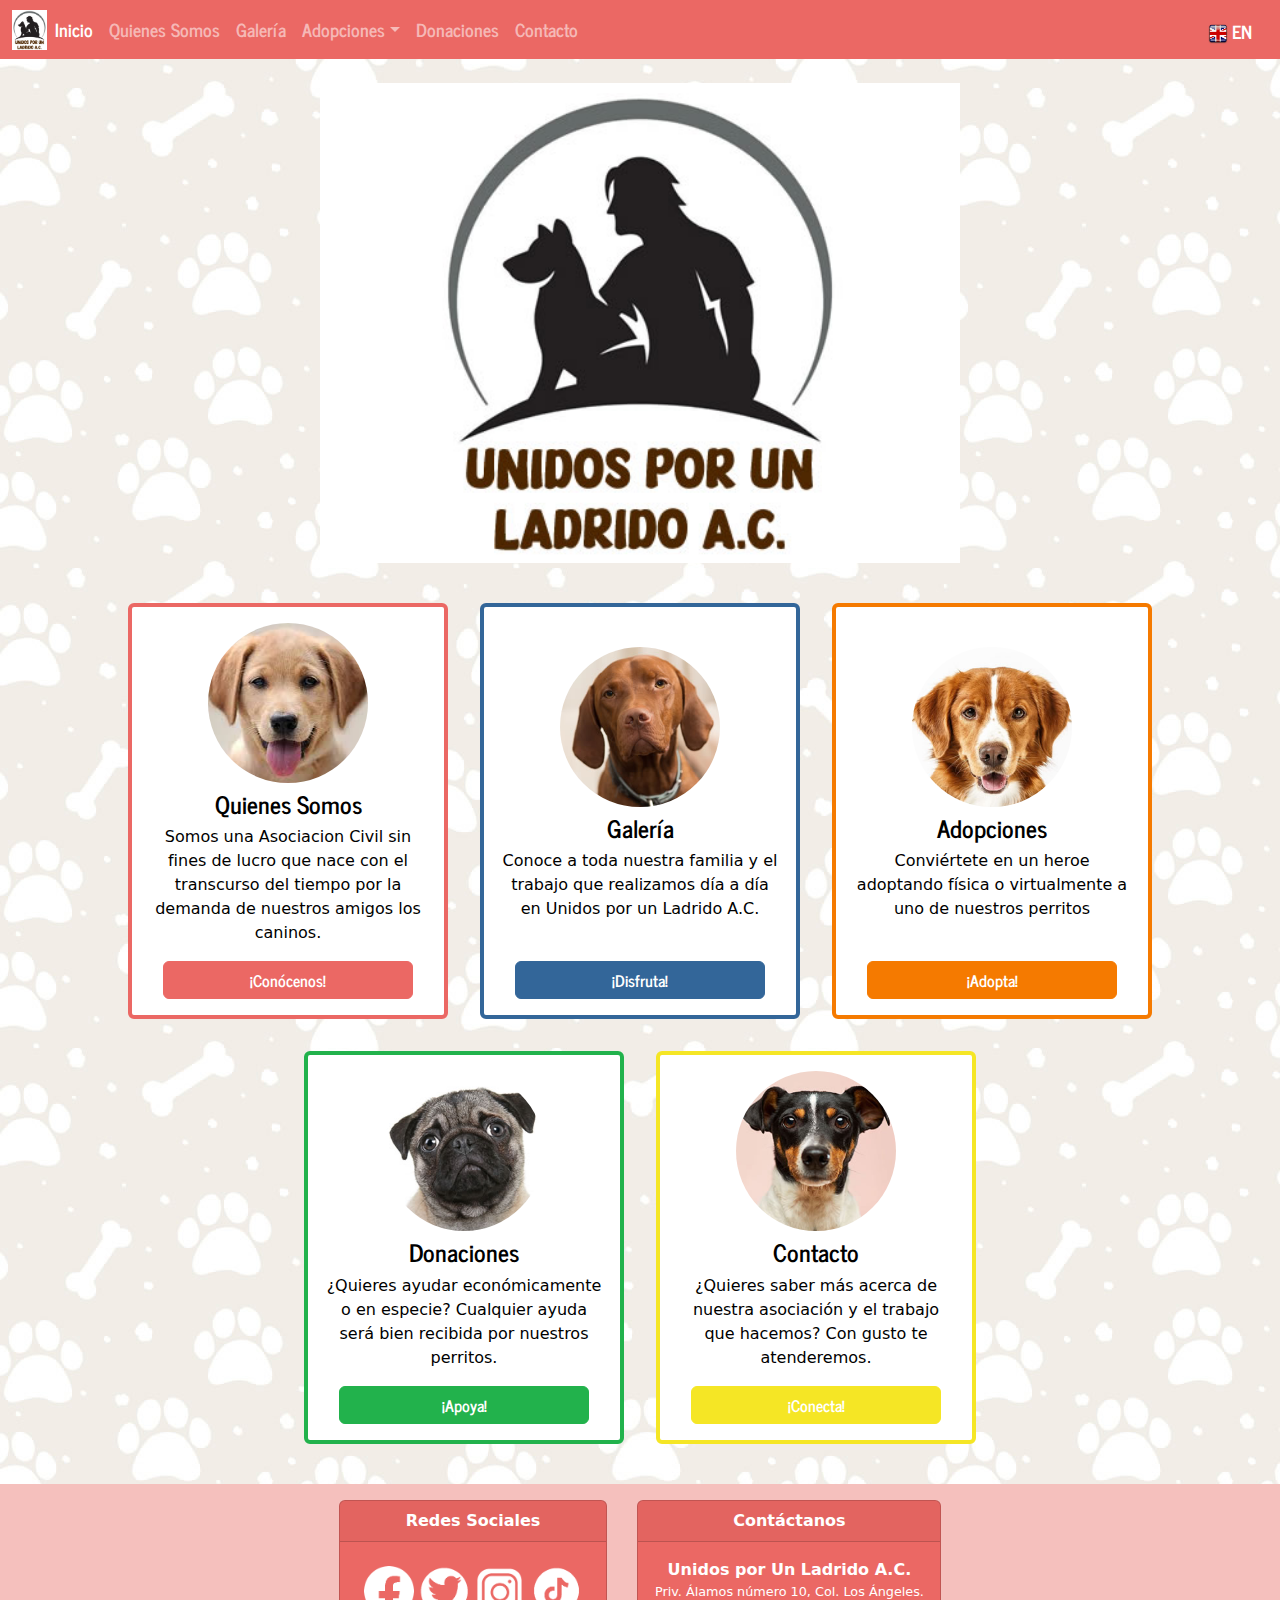
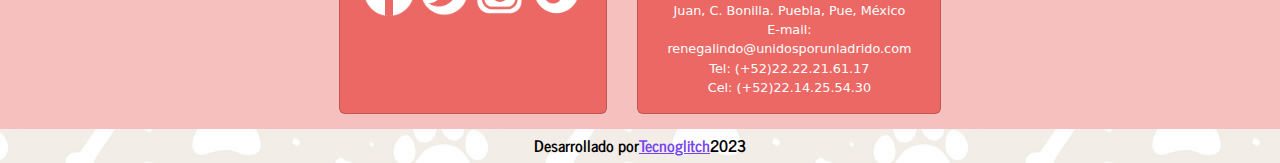
<file: index.html>
<!DOCTYPE html>
<html lang="es">

<head>
  <meta charset="UTF-8">
  <meta http-equiv="X-UA-Compatible" content="IE=edge">
  <meta name="viewport" content="width=device-width, initial-scale=1.0">
  <title>Unidos por un Ladrido A.C.</title>

  <link rel="stylesheet" href="./styles/_variables.scss">
  <link rel="stylesheet" href="./styles/_bootswatch.scss">
  <link rel="stylesheet" href="./styles/bootstrap.css">
  <link rel="stylesheet" href="./styles/bootstrap.min.css">
  <link rel="stylesheet" href="./styles/styles.css">
  <link rel="icon" type="image/jpg" href="/img/logos/favicon.jpg">
</head>

<body style="background-image: url(./img/bg.jpg)">

  <!-- NAVBAR -->
  <nav class="navbar navbar-expand-lg navbar-dark bg-primary">
    <div class="container-fluid">
      <img src="./img/logos/logo.fw.png" lass="me-auto bd-highlight" style="height: 40px" alt="Logotipo">
      <button class="navbar-toggler" type="button" data-bs-toggle="collapse" data-bs-target="#navbarColor01"
        aria-controls="navbarColor01" aria-expanded="false" aria-label="Toggle navigation">
        <span class="navbar-toggler-icon"></span>
      </button>
      <div class="collapse navbar-collapse" id="navbarColor01">
        <ul class="navbar-nav me-auto">
          <li class="nav-item">
            <a class="nav-link active" href="index.html">Inicio
              <span class="visually-hidden">(current)</span>
            </a>
          </li>
          <li class="nav-item">
            <a class="nav-link" href="quienessomos.html">Quienes Somos</a>
          </li>
          <li class="nav-item">
            <a class="nav-link" href="galeria.html">Galería</a>
          </li>
          <li class="nav-item dropdown">
            <a class="nav-link dropdown-toggle" data-bs-toggle="dropdown" href="#" role="button" aria-haspopup="true"
              aria-expanded="false">Adopciones</a>
            <div class="dropdown-menu">
              <a class="dropdown-item" href="adopciones.html">Adopción Física</a>
              <a class="dropdown-item" href="adopciones.html">Adopción Virtual</a>
            </div>
          </li>
          <li class="nav-item">
            <a class="nav-link" href="donaciones.html">Donaciones</a>
          </li>
          <li class="nav-item">
            <a class="nav-link" href="contacto.html">Contacto</a>
          </li>
        </ul>
        <a class="navbar-brand" href="home-en.html"><img src="./img/logos/engbutton.png" alt="english language button"
            style="height: 20px; margin-right: 4px;">EN</a>
      </div>
    </div>
  </nav>
  <!-- /NAVBAR -->

  <!-- CAROUSEL -->
  <div class="d-flex justify-content-center mt-4 mb-4">
    <div id="carouselExampleCaptions" class="carousel slide" data-bs-ride="true" style="width: 40em;">
      <!-- <div class="carousel-indicators">
        <button type="button" data-bs-target="#carouselExampleCaptions" data-bs-slide-to="0" class="active"
          aria-current="true" aria-label="Slide 1"></button>
        <button type="button" data-bs-target="#carouselExampleCaptions" data-bs-slide-to="1"
          aria-label="Slide 2"></button>
        <button type="button" data-bs-target="#carouselExampleCaptions" data-bs-slide-to="2"
          aria-label="Slide 3"></button>
        <button type="button" data-bs-target="#carouselExampleCaptions" data-bs-slide-to="3"
          aria-label="Slide 4"></button>
      </div> -->
      <div class="carousel-inner">
        <div class="carousel-item active">
          <img src="./img/car0.jpg" class="d-block w-100" alt="main logo of the asociation">
          <!-- <div class="carousel-caption d-none d-md-block">
            <h5 style="font-size: 2em">Nuestra Misión</h5>
            <p style="font-size: 1.5em">Estamos comprometidos con el bienestar animal.</p>
          </div> -->
        </div>
        <div class="carousel-item">
          <a href="quienessomos.html"><img src="./img/car1.jpg" class="d-block w-100" alt="..."></a>
          <div class="carousel-caption d-none d-md-block">
            <h5 style="font-size: 2em">Nuestra Misión</h5>
            <p style="font-size: 1.5em">Estamos comprometidos con el bienestar animal.</p>
          </div>
        </div>
        <div class="carousel-item">
          <a href="donaciones.html"><img src="./img/car2.jpg" class="d-block w-100" alt="..."></a>
          <div class="carousel-caption d-none d-md-block">
            <h5 style="font-size: 2em">Haz tu donativo</h5>
            <p style="font-size: 1.5em">Ayúdanos a salvar a cada vez más perritos.</p>
          </div>
        </div>
        <div class="carousel-item">
          <a href="contacto.html"><img src="./img/car3.jpg" class="d-block w-100" alt="..."></a>
          <div class="carousel-caption d-none d-md-block">
            <h5 style="font-size: 2em">Contáctanos</h5>
            <p style="font-size: 1.5em">¿Tienes dudas o comentarios?</p>
          </div>
        </div>
      </div>
      <button class="carousel-control-prev" type="button" data-bs-target="#carouselExampleCaptions"
        data-bs-slide="prev">
        <span class="carousel-control-prev-icon" aria-hidden="true"></span>
        <span class="visually-hidden">Previous</span>
      </button>
      <button class="carousel-control-next" type="button" data-bs-target="#carouselExampleCaptions"
        data-bs-slide="next">
        <span class="carousel-control-next-icon" aria-hidden="true"></span>
        <span class="visually-hidden">Next</span>
      </button>
    </div>
  </div>
  <!-- /CAROUSEL -->

  <!-- CARDS -->
  <div class="d-flex" style="width: 100%; justify-content: center; flex-wrap: wrap;">
    <div class="card border-primary mb-3" style="max-width: 20rem; margin: 1em; border: 4px solid">
      <div class="card-body d-flex justify-content-center flex-column">
        <img src="./img/logos/dog1.jpg" alt="dog face"
          style="margin-bottom: .5em; height: 10em; border-radius: 50%; align-self: center;">
        <h4 class="card-title text-center">Quienes Somos</h4>
        <p class="card-text text-center">Somos una Asociacion Civil sin fines de lucro que nace con el transcurso del
          tiempo por la demanda de nuestros amigos los caninos.</p>
      </div>
      <div class="text-center">
        <button type="button" class="btn btn-primary" style="width: 80%; margin: 0 1em 1em 1em;" onclick="location.href='./quienessomos.html';">¡Conócenos!</button>
      </div>
    </div>
    <div class="card border-info mb-3" style="max-width: 20rem; margin: 1em; border: 4px solid">
      <div class="card-body d-flex justify-content-center flex-column">
        <img src="./img/logos/dog2.jpg" alt="dog face"
          style="margin-bottom: .5em; height: 10em; border-radius: 50%; align-self: center;">
        <h4 class="card-title text-center">Galería</h4>
        <p class="card-text text-center">Conoce a toda nuestra familia y el trabajo que realizamos día a día en Unidos
          por un Ladrido A.C.</p>

      </div>
      <div class="text-center">
        <button type="button" class="btn btn-info" style="width: 80%; margin: 0 1em 1em 1em;" onclick="location.href='./galeria.html';">¡Disfruta!</button>
      </div>
    </div>
    <div class="card border-danger mb-3" style="max-width: 20rem; margin: 1em; border: 4px solid">
      <div class="card-body d-flex justify-content-center flex-column">
        <img src="./img/logos/dog3.jpg" alt="dog face"
          style="margin-bottom: .5em; height: 10em; border-radius: 50%; align-self: center;">
        <h4 class="card-title text-center">Adopciones</h4>
        <p class="card-text text-center">Conviértete en un heroe adoptando física o virtualmente a uno de nuestros
          perritos</p>
      </div>
      <div class="text-center">
        <button type="button" class="btn btn-danger" style="width: 80%; margin: 0 1em 1em 1em;" onclick="location.href='./adopciones.html';">¡Adopta!</button>
      </div>
    </div>
  </div>

  <div class="d-flex" style="width: 100%; justify-content: center; flex-wrap: wrap;">
    <div class="card border-success mb-3" style="max-width: 20rem; margin: 1em; border: 4px solid">
      <div class="card-body d-flex justify-content-center flex-column">
        <img src="./img/logos/dog4.jpg" alt="dog face"
          style="margin-bottom: .5em; height: 10em; border-radius: 50%; align-self: center;">
        <h4 class="card-title text-center">Donaciones</h4>
        <p class="card-text text-center">¿Quieres ayudar económicamente o en especie? Cualquier ayuda será bien recibida
          por nuestros perritos.</p>
      </div>
      <div class="text-center">
        <button type="button" class="btn btn-success" style="width: 80%; margin: 0 1em 1em 1em;" onclick="location.href='./donaciones.html';">¡Apoya!</button>
      </div>
    </div>
    <div class="card border-warning mb-3" style="max-width: 20rem; margin: 1em; border: 4px solid">
      <div class="card-body d-flex justify-content-center flex-column">
        <img src="./img/logos/dog5.jpg" alt="dog face"
          style="margin-bottom: .5em; height: 10em; border-radius: 50%; align-self: center;">
        <h4 class="card-title text-center">Contacto</h4>
        <p class="card-text text-center">¿Quieres saber más acerca de nuestra asociación y el trabajo que hacemos? Con
          gusto te atenderemos.</p>
      </div>
      <div class="text-center">
        <button type="button" class="btn btn-warning" style="width: 80%; margin: 0 1em 1em 1em;" onclick="location.href='./contacto.html';">¡Conecta!</button>
      </div>
    </div>
  </div>
  <!-- /CARDS -->

  <!-- FOOTER -->
  <footer class="d-flex mt-4 justify-content-center" style="background-color: #f5c0bd; position: relative; bottom: 0; width: 100%; flex-wrap: wrap;">
    <div class="card text-white bg-primary mt-3" style="max-width: 20rem; margin: 15px;">
      <div class="card-header text-center" style="font-weight: bold; font-size: 1em;">Redes Sociales</div>
      <div class="card-body p-4">
        <a href="#"><img src="./img/logos/fb.fw.png" alt="logo de facebook" style="height: 50px;"></a>
        <a href="#"><img src="./img/logos/twitter.fw.png" alt="logo de facebook" style="height: 50px;"></a>
        <a href="#"><img src="./img/logos/ig.fw.png" alt="logo de facebook" style="height: 50px;"></a>
        <a href="#"><img src="./img/logos/tiktok.fw.png" alt="logo de facebook" style="height: 50px;"></a>
      </div>
    </div>
    <div class="card text-white bg-primary mt-3" style="max-width: 19rem; margin: 15px;">
      <div class="card-header text-center" style="font-weight: bold; font-size: 1em;">Contáctanos</div>
      <div class="card-body p4">
        <p class="card-text fw-bolder fs-6 mb-0 text-center">Unidos por Un Ladrido A.C.</p>
        <p class="mb-0 text-center" style="font-size: .8em;">Priv. Álamos número 10, Col. Los Ángeles. Juan, C. Bonilla. Puebla,
          Pue, México</p>
        <p class="mb-0 text-center" style="font-size: .8em;">E-mail: renegalindo@unidosporunladrido.com</p>
        <p class="mb-0 text-center" style="font-size: .8em;">Tel: (+52)22.22.21.61.17</p>
        <p class="mb-0 text-center" style="font-size: .8em;">Cel: (+52)22.14.25.54.30</p>
      </div>
    </div>
  </footer>
  <h4 class="fs-6 d-flex m-2 justify-content-center">Desarrollado por   <a style="color: #7545ED" href="http://www.tecnoglitch.com.mx">Tecnoglitch</a>   2023</h4>

  <!-- /FOOTER -->


  <!-- SCRIPT -->
  <script src="https://cdn.jsdelivr.net/npm/bootstrap@5.2.3/dist/js/bootstrap.bundle.min.js"
    integrity="sha384-kenU1KFdBIe4zVF0s0G1M5b4hcpxyD9F7jL+jjXkk+Q2h455rYXK/7HAuoJl+0I4" crossorigin="anonymous">
    </script>
  <!-- /SCRIPT -->

</body>

</html>
</file>
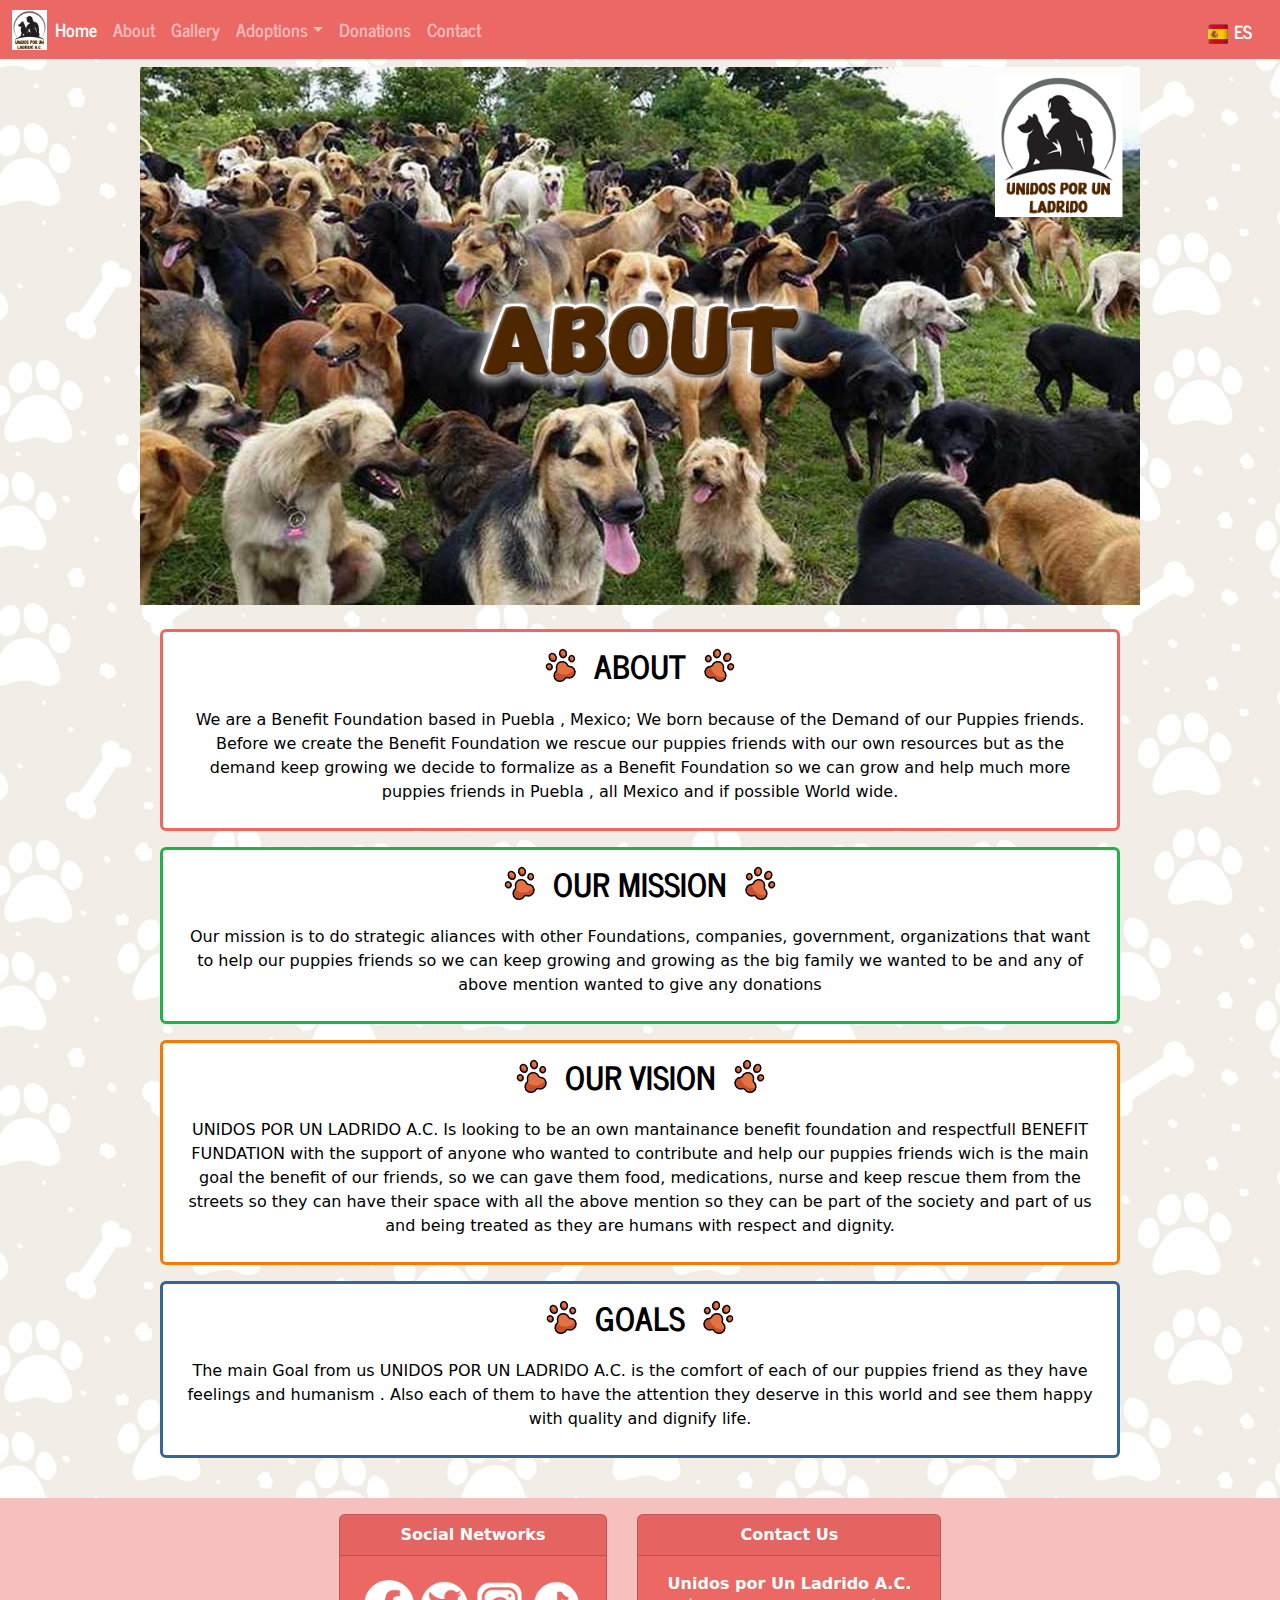
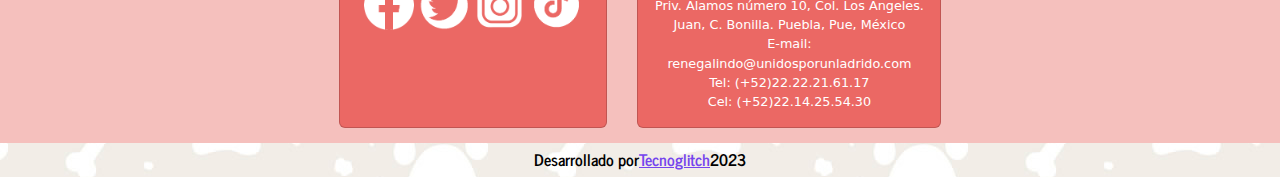
<file: about.html>
<!DOCTYPE html>
<html lang="en">

<head>
    <meta charset="UTF-8">
    <meta http-equiv="X-UA-Compatible" content="IE=edge">
    <meta name="viewport" content="width=device-width, initial-scale=1.0">
    <title>About | Unidos por un Ladrido</title>

    <link rel="stylesheet" href="./styles/_variables.scss">
    <link rel="stylesheet" href="./styles/_bootswatch.scss">
    <link rel="stylesheet" href="./styles/bootstrap.css">
    <link rel="stylesheet" href="./styles/bootstrap.min.css">
    <link rel="stylesheet" href="./styles/styles.css">
    <link rel="icon" type="image/jpg" href="/img/logos/favicon.jpg">
</head>

<body style="background-image: url(./img/bg.jpg)">

    <!-- NAVBAR -->
    <nav class="navbar navbar-expand-lg navbar-dark bg-primary">
        <div class="container-fluid">
            <img src="./img/logos/logo.fw.png" lass="me-auto bd-highlight" style="height: 40px" alt="Logotipo">
            <button class="navbar-toggler" type="button" data-bs-toggle="collapse" data-bs-target="#navbarColor01"
                aria-controls="navbarColor01" aria-expanded="false" aria-label="Toggle navigation">
                <span class="navbar-toggler-icon"></span>
            </button>
            <div class="collapse navbar-collapse" id="navbarColor01">
                <ul class="navbar-nav me-auto">
                    <li class="nav-item">
                        <a class="nav-link active" href="home-en.html">Home
                            <span class="visually-hidden">(current)</span>
                        </a>
                    </li>
                    <li class="nav-item">
                        <a class="nav-link" href="about.html">About</a>
                    </li>
                    <li class="nav-item">
                        <a class="nav-link" href="gallery.html">Gallery</a>
                    </li>
                    <li class="nav-item dropdown">
                        <a class="nav-link dropdown-toggle" data-bs-toggle="dropdown" href="#" role="button"
                            aria-haspopup="true" aria-expanded="false">Adoptions</a>
                        <div class="dropdown-menu">
                            <a class="dropdown-item" href="adoptions.html">Physical Adoption</a>
                            <a class="dropdown-item" href="adoptions.html">Virtual Adoption</a>
                        </div>
                    </li>
                    <li class="nav-item">
                        <a class="nav-link" href="donations.html">Donations</a>
                    </li>
                    <li class="nav-item">
                        <a class="nav-link" href="contact.html">Contact</a>
                    </li>
                </ul>
                <a class="navbar-brand" href="quienessomos.html"><img src="./img/logos/esbutton.png"
                        alt="spanish language button" style="height: 20px; margin-right: 6px;">ES</a>
            </div>
        </div>
    </nav>
    <!-- /NAVBAR -->

    <!-- PORTADA -->
    <div class="d-flex justify-content-center mt-2 mb-4">
        <img src="./img/aboutbaner.fw.png" alt="quienes somos banner" class="w-100"
            style="align-self: center; display: block; max-width: 1000px;">
    </div>
    <!-- /PORTADA -->

    <!-- MISION -->
    <div class="text-center w-100 mt-4"
        style="display: flex; justify-content: center; flex-direction: column; align-items: center;">

        <div class="card border-primary mb-3 w-75" style="border: 3px solid">
            <div class="card-body">
                <h4 class="card-title fs-2 mb-3 d-flex flex-row justify-content-center"><img src="./img/logos/paw.png"
                        alt="paw" class="pawl">ABOUT<img src="./img/logos/paw.png" alt="paw" class="pawr"></h4>
                <p class="card-text p-2">We are a Benefit Foundation based in Puebla , Mexico; We born because of the Demand of our Puppies friends. Before we create the Benefit Foundation we rescue our puppies friends with our own resources but as the demand keep growing we decide to formalize as a Benefit Foundation so we can grow and help much more  puppies friends in Puebla , all Mexico and if possible  World wide.</p>
            </div>
        </div>
        <div class="card border-success mb-3 w-75" style="border: 3px solid">
            <div class="card-body">
                <h4 class="card-title fs-2 mb-3 d-flex flex-row justify-content-center"><img src="./img/logos/paw.png"
                        alt="paw" class="pawl">OUR MISSION<img src="./img/logos/paw.png" alt="paw" class="pawr"></h4>
                <p class="card-text p-2">Our mission is to do strategic aliances with other Foundations, companies, government, organizations that want to help our puppies friends so we can keep growing and growing as the big family we wanted to be and any of above mention wanted to give any donations</p>
            </div>
        </div>
        <div class="card border-danger mb-3 w-75" style="border: 3px solid">
            <div class="card-body">
                <h4 class="card-title fs-2 mb-3 d-flex flex-row justify-content-center"><img src="./img/logos/paw.png"
                        alt="paw" class="pawl">OUR VISION<img src="./img/logos/paw.png" alt="paw" class="pawr"></h4>
                <p class="card-text p-2">UNIDOS POR UN LADRIDO A.C. Is looking to be an own mantainance benefit foundation and  respectfull BENEFIT FUNDATION with the support of anyone who wanted to contribute and help our puppies friends wich is the main goal the benefit of our friends, so we can gave them food, medications, nurse and keep rescue them from the streets so they can have their space with all the above mention so they can be part of the society and part of us and being treated as they are humans with respect and dignity.</p>
            </div>
        </div>
        <div class="card border-info mb-3 w-75" style="border: 3px solid">
            <div class="card-body">
                <h4 class="card-title fs-2 mb-3 d-flex flex-row justify-content-center"><img src="./img/logos/paw.png"
                        alt="paw" class="pawl">GOALS<img src="./img/logos/paw.png" alt="paw" class="pawr"></h4>
                <p class="card-text p-2">The main Goal from us UNIDOS POR UN LADRIDO A.C. is the comfort of each of our puppies friend as they have  feelings and humanism . Also each of them to have the attention they deserve in this world and see them happy with quality and dignify life.</p>
            </div>
        </div>

    </div>
    <!-- /MISION -->

    <!-- FOOTER -->
    <footer class="d-flex mt-4 justify-content-center"
        style="background-color: #f5c0bd; position: relative; bottom: 0; width: 100%; flex-wrap: wrap;">
        <div class="card text-white bg-primary mt-3" style="max-width: 20rem; margin: 15px;">
            <div class="card-header text-center" style="font-weight: bold; font-size: 1em;">Social Networks</div>
            <div class="card-body p-4">
                <a href="#"><img src="./img/logos/fb.fw.png" alt="logo de facebook" style="height: 50px;"></a>
                <a href="#"><img src="./img/logos/twitter.fw.png" alt="logo de facebook" style="height: 50px;"></a>
                <a href="#"><img src="./img/logos/ig.fw.png" alt="logo de facebook" style="height: 50px;"></a>
                <a href="#"><img src="./img/logos/tiktok.fw.png" alt="logo de facebook" style="height: 50px;"></a>
            </div>
        </div>
        <div class="card text-white bg-primary mt-3" style="max-width: 19rem; margin: 15px;">
            <div class="card-header text-center" style="font-weight: bold; font-size: 1em;">Contact Us</div>
            <div class="card-body p4">
                <p class="card-text fw-bolder fs-6 mb-0 text-center">Unidos por Un Ladrido A.C.</p>
                <p class="mb-0 text-center" style="font-size: .8em;">Priv. Álamos número 10, Col. Los Ángeles. Juan, C.
                    Bonilla. Puebla,
                    Pue, México</p>
                <p class="mb-0 text-center" style="font-size: .8em;">E-mail: renegalindo@unidosporunladrido.com</p>
                <p class="mb-0 text-center" style="font-size: .8em;">Tel: (+52)22.22.21.61.17</p>
                <p class="mb-0 text-center" style="font-size: .8em;">Cel: (+52)22.14.25.54.30</p>
            </div>
        </div>
        
    </footer>
    <h4 class="fs-6 d-flex m-2 justify-content-center">Desarrollado por   <a style="color: #7545ED" href="http://www.tecnoglitch.com.mx">Tecnoglitch</a>   2023</h4>
    <!-- /FOOTER -->


    <!-- SCRIPT -->
    <script src="https://cdn.jsdelivr.net/npm/bootstrap@5.2.3/dist/js/bootstrap.bundle.min.js"
        integrity="sha384-kenU1KFdBIe4zVF0s0G1M5b4hcpxyD9F7jL+jjXkk+Q2h455rYXK/7HAuoJl+0I4" crossorigin="anonymous">
        </script>
    <!-- /SCRIPT -->

</body>

</html>
</file>
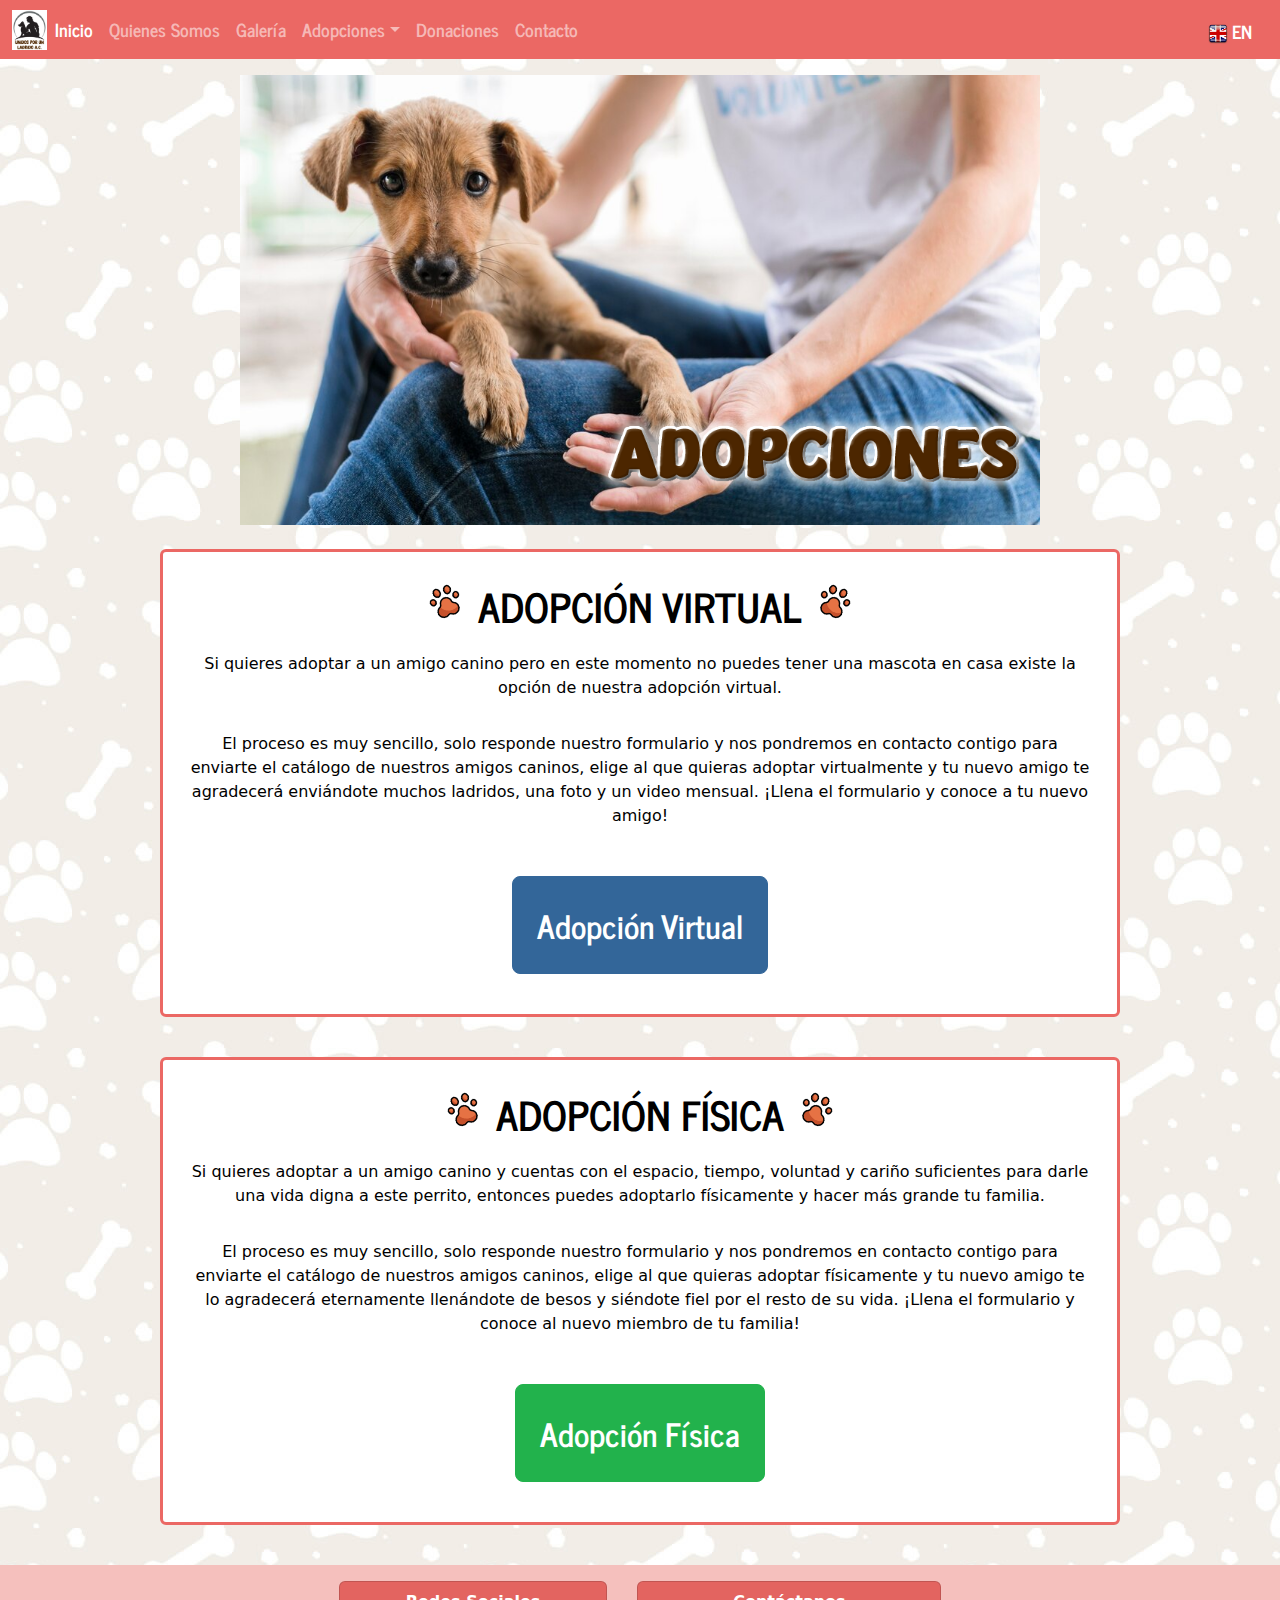
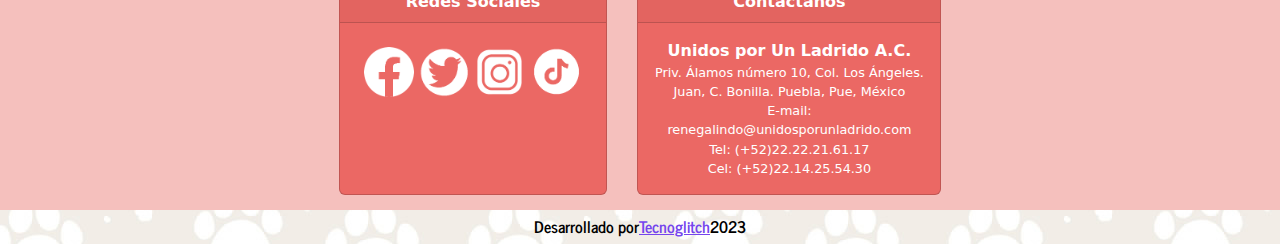
<file: adopciones.html>
<!DOCTYPE html>
<html lang="es">

<head>
    <meta charset="UTF-8">
    <meta http-equiv="X-UA-Compatible" content="IE=edge">
    <meta name="viewport" content="width=device-width, initial-scale=1.0">
    <title>Adopciones | Unidos por un Ladrido</title>
    <link rel="stylesheet" href="./styles/_variables.scss">
    <link rel="stylesheet" href="./styles/_bootswatch.scss">
    <link rel="stylesheet" href="./styles/bootstrap.css">
    <link rel="stylesheet" href="./styles/bootstrap.min.css">
    <link rel="stylesheet" href="./styles/styles.css">
    <link rel="icon" type="image/jpg" href="/img/logos/favicon.jpg">
</head>

<body>
    <!-- NAVBAR -->
    <nav class="navbar navbar-expand-lg navbar-dark bg-primary mb-3">
        <div class="container-fluid">
            <img src="./img/logos/logo.fw.png" lass="me-auto bd-highlight" style="height: 40px" alt="Logotipo">
            <button class="navbar-toggler" type="button" data-bs-toggle="collapse" data-bs-target="#navbarColor01"
                aria-controls="navbarColor01" aria-expanded="false" aria-label="Toggle navigation">
                <span class="navbar-toggler-icon"></span>
            </button>
            <div class="collapse navbar-collapse" id="navbarColor01">
                <ul class="navbar-nav me-auto">
                    <li class="nav-item">
                        <a class="nav-link active" href="index.html">Inicio
                            <span class="visually-hidden">(current)</span>
                        </a>
                    </li>
                    <li class="nav-item">
                        <a class="nav-link" href="quienessomos.html">Quienes Somos</a>
                    </li>
                    <li class="nav-item">
                        <a class="nav-link" href="galeria.html">Galería</a>
                    </li>
                    <li class="nav-item dropdown">
                        <a class="nav-link dropdown-toggle" data-bs-toggle="dropdown" href="#" role="button"
                            aria-haspopup="true" aria-expanded="false">Adopciones</a>
                        <div class="dropdown-menu">
                            <a class="dropdown-item" href="adopciones.html">Adopción Física</a>
                            <a class="dropdown-item" href="adopciones.html">Adopción Virtual</a>
                        </div>
                    </li>
                    <li class="nav-item">
                        <a class="nav-link" href="donaciones.html">Donaciones</a>
                    </li>
                    <li class="nav-item">
                        <a class="nav-link" href="contacto.html">Contacto</a>
                    </li>
                </ul>
                <a class="navbar-brand" href="adoptions.html"><img src="./img/logos/engbutton.png" alt="english language button"
                        style="height: 20px; margin-right: 4px;">EN</a>
            </div>
        </div>
    </nav>
    <!-- /NAVBAR -->

    <!-- PORTADA -->
    <div class="d-flex justify-content-center mt-2 mb-4">
        <img src="./img/logos/adopciones.fw.png" alt="perro siendo adoptado" class="w-100"
            style="align-self: center; display: block; max-width: 800px;">
    </div>
    <!-- /PORTADA -->

    <!-- ADOPCIONES -->
    <div class="text-center w-100 mt-4"
        style="display: flex; justify-content: center; flex-direction: column; align-items: center;">

        <div class="card border-primary mb-3 w-75" style="border: 3px solid">
            <div class="card-body">
                <h1 class="card-title mb-3 mt-3 d-flex flex-row justify-content-center"><img src="./img/logos/paw.png"
                        alt="paw" class="pawl">ADOPCIÓN VIRTUAL<img src="./img/logos/paw.png" alt="paw" class="pawr"></h1>
                <p class="card-text p-2">Si quieres adoptar a un amigo canino pero en este momento no puedes tener una mascota en casa existe la opción de nuestra adopción virtual.</p>
                <p class="card-text p-2">El proceso es muy sencillo, solo responde nuestro formulario y nos pondremos en contacto contigo para enviarte el catálogo de nuestros amigos caninos, elige al que quieras adoptar virtualmente y tu nuevo amigo te agradecerá enviándote muchos ladridos, una foto y un video mensual. ¡Llena el formulario y conoce a tu nuevo amigo!</p>
                <a href="https://forms.gle/YSPnvPJz4Py9Uhk8A" class="fs-2 btn btn-info btn-lg m-4 p-4">Adopción Virtual</a>
            </div>
        </div>
    </div>

    <div class="text-center w-100 mt-4"
        style="display: flex; justify-content: center; flex-direction: column; align-items: center;">

        <div class="card border-primary mb-3 w-75" style="border: 3px solid">
            <div class="card-body">
                <h1 class="card-title mb-3 mt-3 d-flex flex-row justify-content-center"><img src="./img/logos/paw.png"
                        alt="paw" class="pawl">ADOPCIÓN FÍSICA<img src="./img/logos/paw.png" alt="paw" class="pawr"></h1>
                <p class="card-text p-2">Si quieres adoptar a un amigo canino y cuentas con el espacio, tiempo, voluntad y cariño suficientes para darle una vida digna a este perrito, entonces puedes adoptarlo físicamente y hacer más grande tu familia.</p>
                <p class="card-text p-2">El proceso es muy sencillo, solo responde nuestro formulario y nos pondremos en contacto contigo para enviarte el catálogo de nuestros amigos caninos, elige al que quieras adoptar físicamente y tu nuevo amigo te lo agradecerá eternamente llenándote de besos y siéndote fiel por el resto de su vida. ¡Llena el formulario y conoce al nuevo miembro de tu familia!</p>
                <a href="https://forms.gle/YSPnvPJz4Py9Uhk8A" class="fs-2 btn btn-success btn-lg m-4 p-4">Adopción Física</a>
            </div>
        </div>
    </div>
    <!-- /ADOPCIONES -->


    <!-- FOOTER -->
    <footer class="d-flex mt-4 justify-content-center"
        style="background-color: #f5c0bd; position: relative; bottom: 0; width: 100%; flex-wrap: wrap;">
        <div class="card text-white bg-primary mt-3" style="max-width: 20rem; margin: 15px;">
            <div class="card-header text-center" style="font-weight: bold; font-size: 1em;">Redes Sociales</div>
            <div class="card-body p-4">
                <a href="#"><img src="./img/logos/fb.fw.png" alt="logo de facebook" style="height: 50px;"></a>
                <a href="#"><img src="./img/logos/twitter.fw.png" alt="logo de facebook" style="height: 50px;"></a>
                <a href="#"><img src="./img/logos/ig.fw.png" alt="logo de facebook" style="height: 50px;"></a>
                <a href="#"><img src="./img/logos/tiktok.fw.png" alt="logo de facebook" style="height: 50px;"></a>
            </div>
        </div>
        <div class="card text-white bg-primary mt-3" style="max-width: 19rem; margin: 15px;">
            <div class="card-header text-center" style="font-weight: bold; font-size: 1em;">Contáctanos</div>
            <div class="card-body p4">
                <p class="card-text fw-bolder fs-6 mb-0 text-center">Unidos por Un Ladrido A.C.</p>
                <p class="mb-0 text-center" style="font-size: .8em;">Priv. Álamos número 10, Col. Los Ángeles. Juan, C.
                    Bonilla. Puebla,
                    Pue, México</p>
                <p class="mb-0 text-center" style="font-size: .8em;">E-mail: renegalindo@unidosporunladrido.com</p>
                <p class="mb-0 text-center" style="font-size: .8em;">Tel: (+52)22.22.21.61.17</p>
                <p class="mb-0 text-center" style="font-size: .8em;">Cel: (+52)22.14.25.54.30</p>
            </div>
        </div>
    </footer>
    <h4 class="fs-6 d-flex m-2 justify-content-center">Desarrollado por   <a style="color: #7545ED" href="http://www.tecnoglitch.com.mx">Tecnoglitch</a>   2023</h4>

    <!-- /FOOTER -->

    <!-- SCRIPT -->
    <script src="https://cdn.jsdelivr.net/npm/bootstrap@5.2.3/dist/js/bootstrap.bundle.min.js"
        integrity="sha384-kenU1KFdBIe4zVF0s0G1M5b4hcpxyD9F7jL+jjXkk+Q2h455rYXK/7HAuoJl+0I4" crossorigin="anonymous">
        </script>
    <!-- /SCRIPT -->

</body>

</html>
</file>
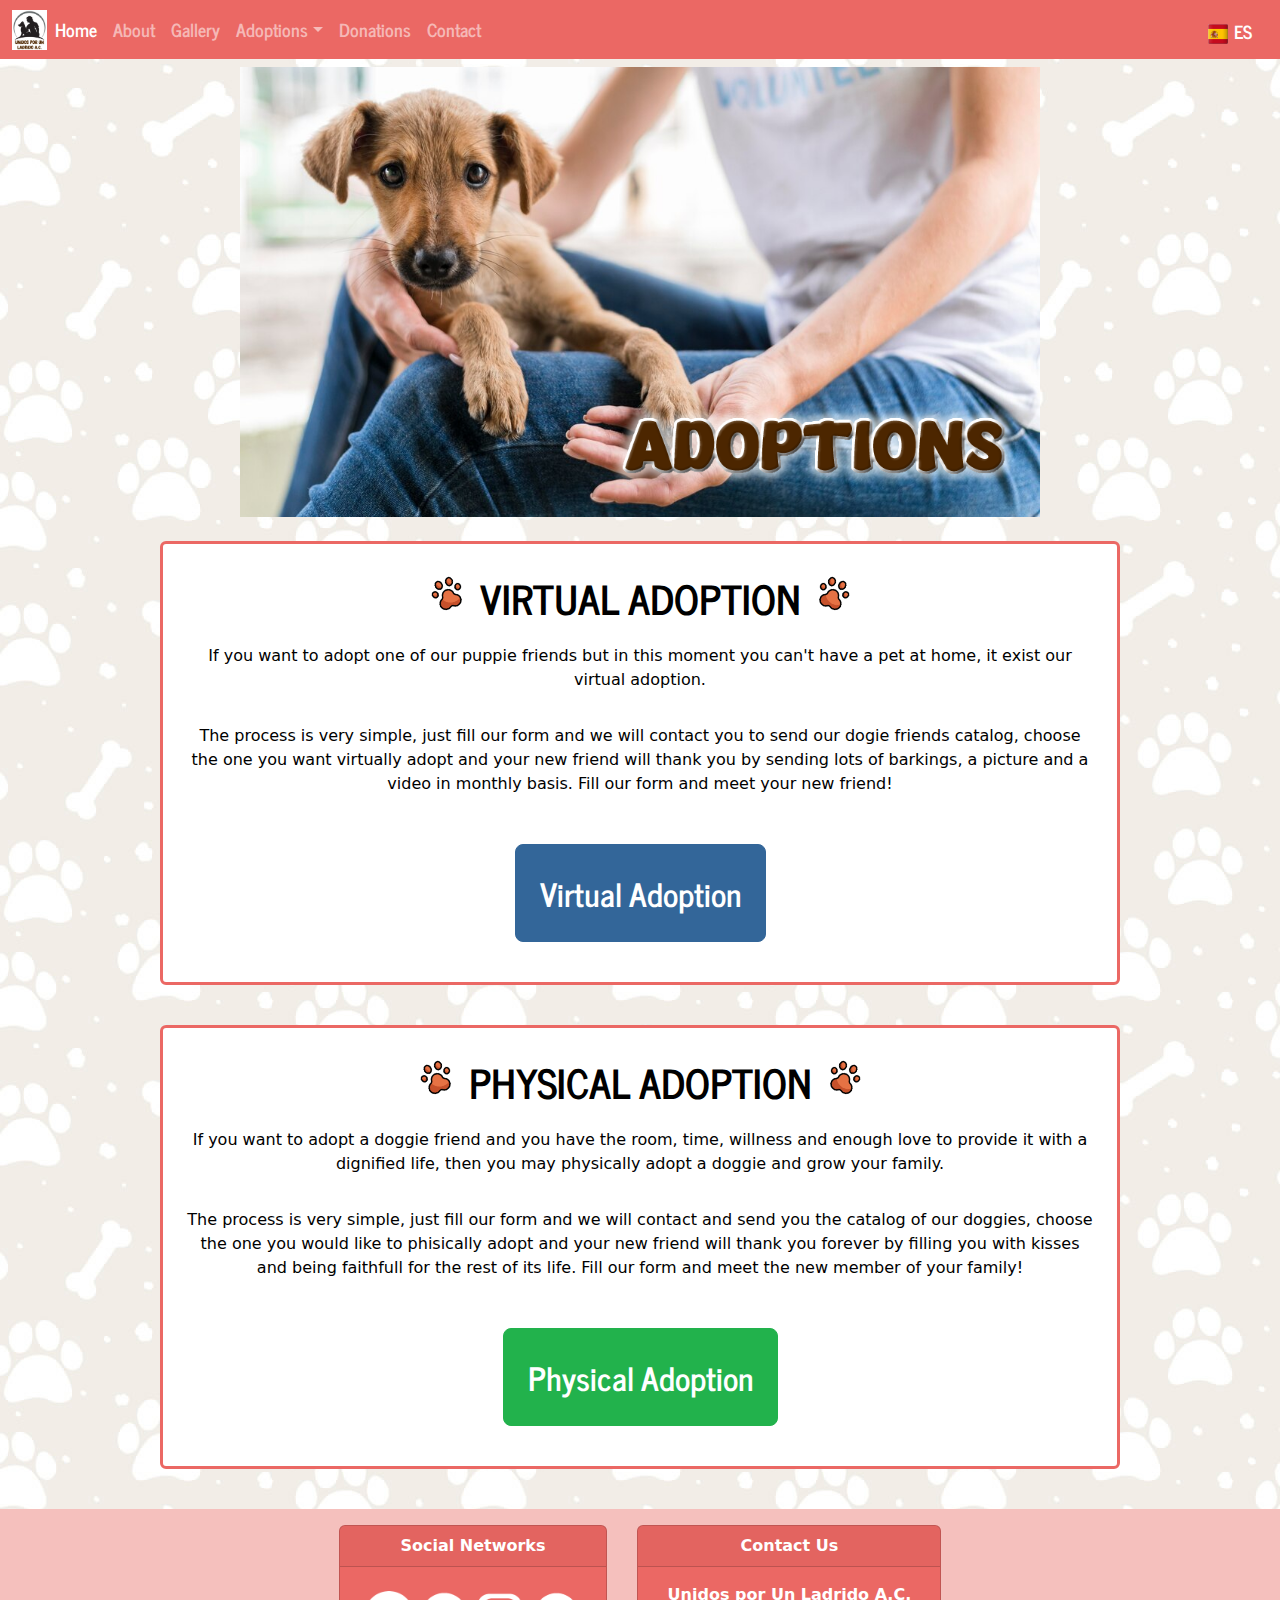
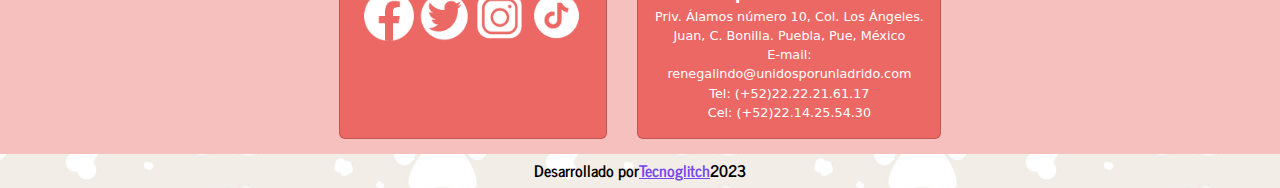
<file: adoptions.html>
<!DOCTYPE html>
<html lang="en">

<head>
    <meta charset="UTF-8">
    <meta http-equiv="X-UA-Compatible" content="IE=edge">
    <meta name="viewport" content="width=device-width, initial-scale=1.0">
    <title>Adoptions | Unidos por un Ladrido</title>

    <link rel="stylesheet" href="./styles/_variables.scss">
    <link rel="stylesheet" href="./styles/_bootswatch.scss">
    <link rel="stylesheet" href="./styles/bootstrap.css">
    <link rel="stylesheet" href="./styles/bootstrap.min.css">
    <link rel="stylesheet" href="./styles/styles.css">
    <link rel="icon" type="image/jpg" href="/img/logos/favicon.jpg">
</head>

<body style="background-image: url(./img/bg.jpg)">

    <!-- NAVBAR -->
    <nav class="navbar navbar-expand-lg navbar-dark bg-primary">
        <div class="container-fluid">
            <img src="./img/logos/logo.fw.png" lass="me-auto bd-highlight" style="height: 40px" alt="Logotipo">
            <button class="navbar-toggler" type="button" data-bs-toggle="collapse" data-bs-target="#navbarColor01"
                aria-controls="navbarColor01" aria-expanded="false" aria-label="Toggle navigation">
                <span class="navbar-toggler-icon"></span>
            </button>
            <div class="collapse navbar-collapse" id="navbarColor01">
                <ul class="navbar-nav me-auto">
                    <li class="nav-item">
                        <a class="nav-link active" href="home-en.html">Home
                            <span class="visually-hidden">(current)</span>
                        </a>
                    </li>
                    <li class="nav-item">
                        <a class="nav-link" href="about.html">About</a>
                    </li>
                    <li class="nav-item">
                        <a class="nav-link" href="gallery.html">Gallery</a>
                    </li>
                    <li class="nav-item dropdown">
                        <a class="nav-link dropdown-toggle" data-bs-toggle="dropdown" href="#" role="button"
                            aria-haspopup="true" aria-expanded="false">Adoptions</a>
                        <div class="dropdown-menu">
                            <a class="dropdown-item" href="adoptions.html">Physical Adoption</a>
                            <a class="dropdown-item" href="adoptions.html">Virtual Adoption</a>
                        </div>
                    </li>
                    <li class="nav-item">
                        <a class="nav-link" href="donations.html">Donations</a>
                    </li>
                    <li class="nav-item">
                        <a class="nav-link" href="contact.html">Contact</a>
                    </li>
                </ul>
                <a class="navbar-brand" href="adopciones.html"><img src="./img/logos/esbutton.png"
                        alt="spanish language button" style="height: 20px; margin-right: 6px;">ES</a>
            </div>
        </div>
    </nav>
    <!-- /NAVBAR -->

    <!-- PORTADA -->
    <div class="d-flex justify-content-center mt-2 mb-4">
        <img src="./img/logos/adoptions.fw.png" alt="adopting a dog" class="w-100"
            style="align-self: center; display: block; max-width: 800px;">
    </div>
    <!-- /PORTADA -->

    <!-- ADOPCIONES -->
    <div class="text-center w-100 mt-4"
        style="display: flex; justify-content: center; flex-direction: column; align-items: center;">

        <div class="card border-primary mb-3 w-75" style="border: 3px solid">
            <div class="card-body">
                <h1 class="card-title mb-3 mt-3 d-flex flex-row justify-content-center"><img src="./img/logos/paw.png"
                        alt="paw" class="pawl">VIRTUAL ADOPTION<img src="./img/logos/paw.png" alt="paw" class="pawr"></h1>
                <p class="card-text p-2">If you want to adopt one of our puppie friends but in this moment you can't have a pet at home, it exist our virtual adoption.</p>
                <p class="card-text p-2">The process is very simple, just fill our form and we will contact you to send our dogie friends catalog, choose the one you want virtually adopt and your new friend will thank you by sending lots of barkings, a picture and a video in monthly basis. Fill our form and meet your new friend!</p>
                <a href="https://forms.gle/YSPnvPJz4Py9Uhk8A" class="fs-2 btn btn-info btn-lg m-4 p-4">Virtual Adoption</a>
            </div>
        </div>
    </div>

    <div class="text-center w-100 mt-4"
        style="display: flex; justify-content: center; flex-direction: column; align-items: center;">

        <div class="card border-primary mb-3 w-75" style="border: 3px solid">
            <div class="card-body">
                <h1 class="card-title mb-3 mt-3 d-flex flex-row justify-content-center"><img src="./img/logos/paw.png"
                        alt="paw" class="pawl">PHYSICAL ADOPTION<img src="./img/logos/paw.png" alt="paw" class="pawr"></h1>
                <p class="card-text p-2">If you want to adopt a doggie friend and you have the room, time, willness and enough love to provide it with a dignified life, then you may physically adopt a doggie and grow your family.</p>
                <p class="card-text p-2">The process is very simple, just fill our form and we will contact and send you the catalog of our doggies, choose the one you would like to phisically adopt and your new friend will thank you forever by filling you with kisses and being faithfull for the rest of its life. Fill our form and meet the new member of your family!</p>
                <a href="https://forms.gle/YSPnvPJz4Py9Uhk8A" class="fs-2 btn btn-success btn-lg m-4 p-4">Physical Adoption</a>
            </div>
        </div>
    </div>
    <!-- /ADOPCIONES -->

    <!-- FOOTER -->
    <footer class="d-flex mt-4 justify-content-center"
        style="background-color: #f5c0bd; position: relative; bottom: 0; width: 100%; flex-wrap: wrap;">
        <div class="card text-white bg-primary mt-3" style="max-width: 20rem; margin: 15px;">
            <div class="card-header text-center" style="font-weight: bold; font-size: 1em;">Social Networks</div>
            <div class="card-body p-4">
                <a href="#"><img src="./img/logos/fb.fw.png" alt="logo de facebook" style="height: 50px;"></a>
                <a href="#"><img src="./img/logos/twitter.fw.png" alt="logo de facebook" style="height: 50px;"></a>
                <a href="#"><img src="./img/logos/ig.fw.png" alt="logo de facebook" style="height: 50px;"></a>
                <a href="#"><img src="./img/logos/tiktok.fw.png" alt="logo de facebook" style="height: 50px;"></a>
            </div>
        </div>
        <div class="card text-white bg-primary mt-3" style="max-width: 19rem; margin: 15px;">
            <div class="card-header text-center" style="font-weight: bold; font-size: 1em;">Contact Us</div>
            <div class="card-body p4">
                <p class="card-text fw-bolder fs-6 mb-0 text-center">Unidos por Un Ladrido A.C.</p>
                <p class="mb-0 text-center" style="font-size: .8em;">Priv. Álamos número 10, Col. Los Ángeles. Juan, C.
                    Bonilla. Puebla,
                    Pue, México</p>
                <p class="mb-0 text-center" style="font-size: .8em;">E-mail: renegalindo@unidosporunladrido.com</p>
                <p class="mb-0 text-center" style="font-size: .8em;">Tel: (+52)22.22.21.61.17</p>
                <p class="mb-0 text-center" style="font-size: .8em;">Cel: (+52)22.14.25.54.30</p>
            </div>
        </div>
    </footer>
    <h4 class="fs-6 d-flex m-2 justify-content-center">Desarrollado por   <a style="color: #7545ED" href="http://www.tecnoglitch.com.mx">Tecnoglitch</a>   2023</h4>
    <!-- /FOOTER -->


    <!-- SCRIPT -->
    <script src="https://cdn.jsdelivr.net/npm/bootstrap@5.2.3/dist/js/bootstrap.bundle.min.js"
        integrity="sha384-kenU1KFdBIe4zVF0s0G1M5b4hcpxyD9F7jL+jjXkk+Q2h455rYXK/7HAuoJl+0I4" crossorigin="anonymous">
        </script>
    <!-- /SCRIPT -->

</body>

</html>
</file>
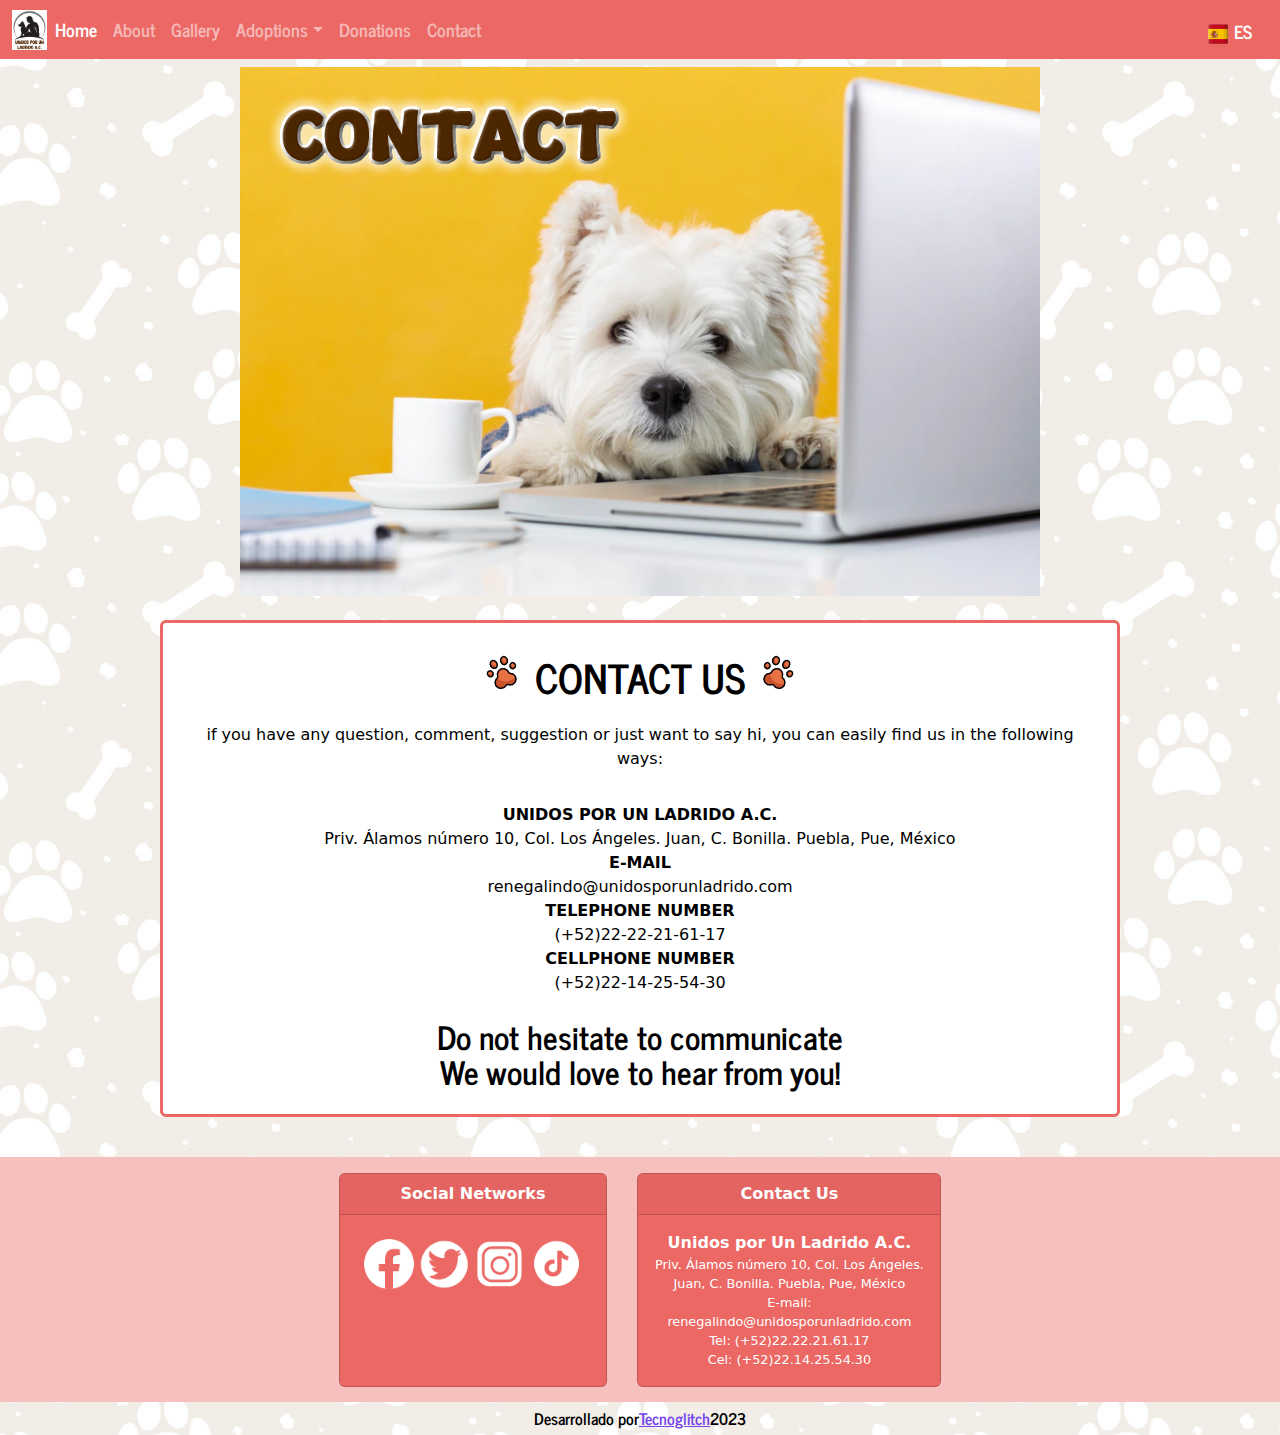
<file: contact.html>
<!DOCTYPE html>
<html lang="en">

<head>
    <meta charset="UTF-8">
    <meta http-equiv="X-UA-Compatible" content="IE=edge">
    <meta name="viewport" content="width=device-width, initial-scale=1.0">
    <title>Contact | Unidos por un Ladrido</title>

    <link rel="stylesheet" href="./styles/_variables.scss">
    <link rel="stylesheet" href="./styles/_bootswatch.scss">
    <link rel="stylesheet" href="./styles/bootstrap.css">
    <link rel="stylesheet" href="./styles/bootstrap.min.css">
    <link rel="stylesheet" href="./styles/styles.css">
    <link rel="icon" type="image/jpg" href="/img/logos/favicon.jpg">
</head>

<body style="background-image: url(./img/bg.jpg)">

    <!-- NAVBAR -->
    <nav class="navbar navbar-expand-lg navbar-dark bg-primary">
        <div class="container-fluid">
            <img src="./img/logos/logo.fw.png" lass="me-auto bd-highlight" style="height: 40px" alt="Logotipo">
            <button class="navbar-toggler" type="button" data-bs-toggle="collapse" data-bs-target="#navbarColor01"
                aria-controls="navbarColor01" aria-expanded="false" aria-label="Toggle navigation">
                <span class="navbar-toggler-icon"></span>
            </button>
            <div class="collapse navbar-collapse" id="navbarColor01">
                <ul class="navbar-nav me-auto">
                    <li class="nav-item">
                        <a class="nav-link active" href="home-en.html">Home
                            <span class="visually-hidden">(current)</span>
                        </a>
                    </li>
                    <li class="nav-item">
                        <a class="nav-link" href="about.html">About</a>
                    </li>
                    <li class="nav-item">
                        <a class="nav-link" href="gallery.html">Gallery</a>
                    </li>
                    <li class="nav-item dropdown">
                        <a class="nav-link dropdown-toggle" data-bs-toggle="dropdown" href="#" role="button"
                            aria-haspopup="true" aria-expanded="false">Adoptions</a>
                        <div class="dropdown-menu">
                            <a class="dropdown-item" href="adoptions.html">Physical Adoption</a>
                            <a class="dropdown-item" href="adoptions.html">Virtual Adoption</a>
                        </div>
                    </li>
                    <li class="nav-item">
                        <a class="nav-link" href="donations.html">Donations</a>
                    </li>
                    <li class="nav-item">
                        <a class="nav-link" href="contact.html">Contact</a>
                    </li>
                </ul>
                <a class="navbar-brand" href="contacto.html"><img src="./img/logos/esbutton.png"
                        alt="spanish language button" style="height: 20px; margin-right: 6px;">ES</a>
            </div>
        </div>
    </nav>
    <!-- /NAVBAR -->

    <!-- PORTADA -->
    <div class="d-flex justify-content-center mt-2 mb-4">
        <img src="./img/logos/contact.fw.png" alt="puppy using computer" class="w-100"
            style="align-self: center; display: block; max-width: 800px;">
    </div>
    <!-- /PORTADA -->

    <!-- CONTACTO -->
    <div class="text-center w-100 mt-4"
        style="display: flex; justify-content: center; flex-direction: column; align-items: center;">

        <div class="card border-primary mb-3 w-75" style="border: 3px solid">
            <div class="card-body">
                <h1 class="card-title mb-3 mt-3 d-flex flex-row justify-content-center"><img src="./img/logos/paw.png"
                        alt="paw" class="pawl">CONTACT US<img src="./img/logos/paw.png" alt="paw" class="pawr"></h1>
                <p class="card-text p-2">if you have any question, comment, suggestion or just want to say hi, you can easily find us in the following ways:</p>
                <p class="card-text p-2"><b>UNIDOS POR UN LADRIDO A.C.</b></br>Priv. Álamos número 10, Col. Los Ángeles.
                    Juan, C. Bonilla. Puebla, Pue,
                    México</br><b>E-MAIL</b></br>renegalindo@unidosporunladrido.com</br><b>TELEPHONE NUMBER</b></br>(+52)22-22-21-61-17</br><b>CELLPHONE NUMBER</b></br>(+52)22-14-25-54-30</p>
                <h2 class="mb-2">Do not hesitate to communicate</br>We would love to hear from you!</h2>
            </div>
        </div>
    </div>
    <!-- /CONTACTO -->

    <!-- FOOTER -->
    <footer class="d-flex mt-4 justify-content-center"
        style="background-color: #f5c0bd; position: relative; bottom: 0; width: 100%; flex-wrap: wrap;">
        <div class="card text-white bg-primary mt-3" style="max-width: 20rem; margin: 15px;">
            <div class="card-header text-center" style="font-weight: bold; font-size: 1em;">Social Networks</div>
            <div class="card-body p-4">
                <a href="#"><img src="./img/logos/fb.fw.png" alt="logo de facebook" style="height: 50px;"></a>
                <a href="#"><img src="./img/logos/twitter.fw.png" alt="logo de facebook" style="height: 50px;"></a>
                <a href="#"><img src="./img/logos/ig.fw.png" alt="logo de facebook" style="height: 50px;"></a>
                <a href="#"><img src="./img/logos/tiktok.fw.png" alt="logo de facebook" style="height: 50px;"></a>
            </div>
        </div>
        <div class="card text-white bg-primary mt-3" style="max-width: 19rem; margin: 15px;">
            <div class="card-header text-center" style="font-weight: bold; font-size: 1em;">Contact Us</div>
            <div class="card-body p4">
                <p class="card-text fw-bolder fs-6 mb-0 text-center">Unidos por Un Ladrido A.C.</p>
                <p class="mb-0 text-center" style="font-size: .8em;">Priv. Álamos número 10, Col. Los Ángeles. Juan, C.
                    Bonilla. Puebla,
                    Pue, México</p>
                <p class="mb-0 text-center" style="font-size: .8em;">E-mail: renegalindo@unidosporunladrido.com</p>
                <p class="mb-0 text-center" style="font-size: .8em;">Tel: (+52)22.22.21.61.17</p>
                <p class="mb-0 text-center" style="font-size: .8em;">Cel: (+52)22.14.25.54.30</p>
            </div>
        </div>
    </footer>
    <h4 class="fs-6 d-flex m-2 justify-content-center">Desarrollado por   <a style="color: #7545ED" href="http://www.tecnoglitch.com.mx">Tecnoglitch</a>   2023</h4>

    <!-- /FOOTER -->


    <!-- SCRIPT -->
    <script src="https://cdn.jsdelivr.net/npm/bootstrap@5.2.3/dist/js/bootstrap.bundle.min.js"
        integrity="sha384-kenU1KFdBIe4zVF0s0G1M5b4hcpxyD9F7jL+jjXkk+Q2h455rYXK/7HAuoJl+0I4" crossorigin="anonymous">
        </script>
    <!-- /SCRIPT -->

</body>

</html>
</file>
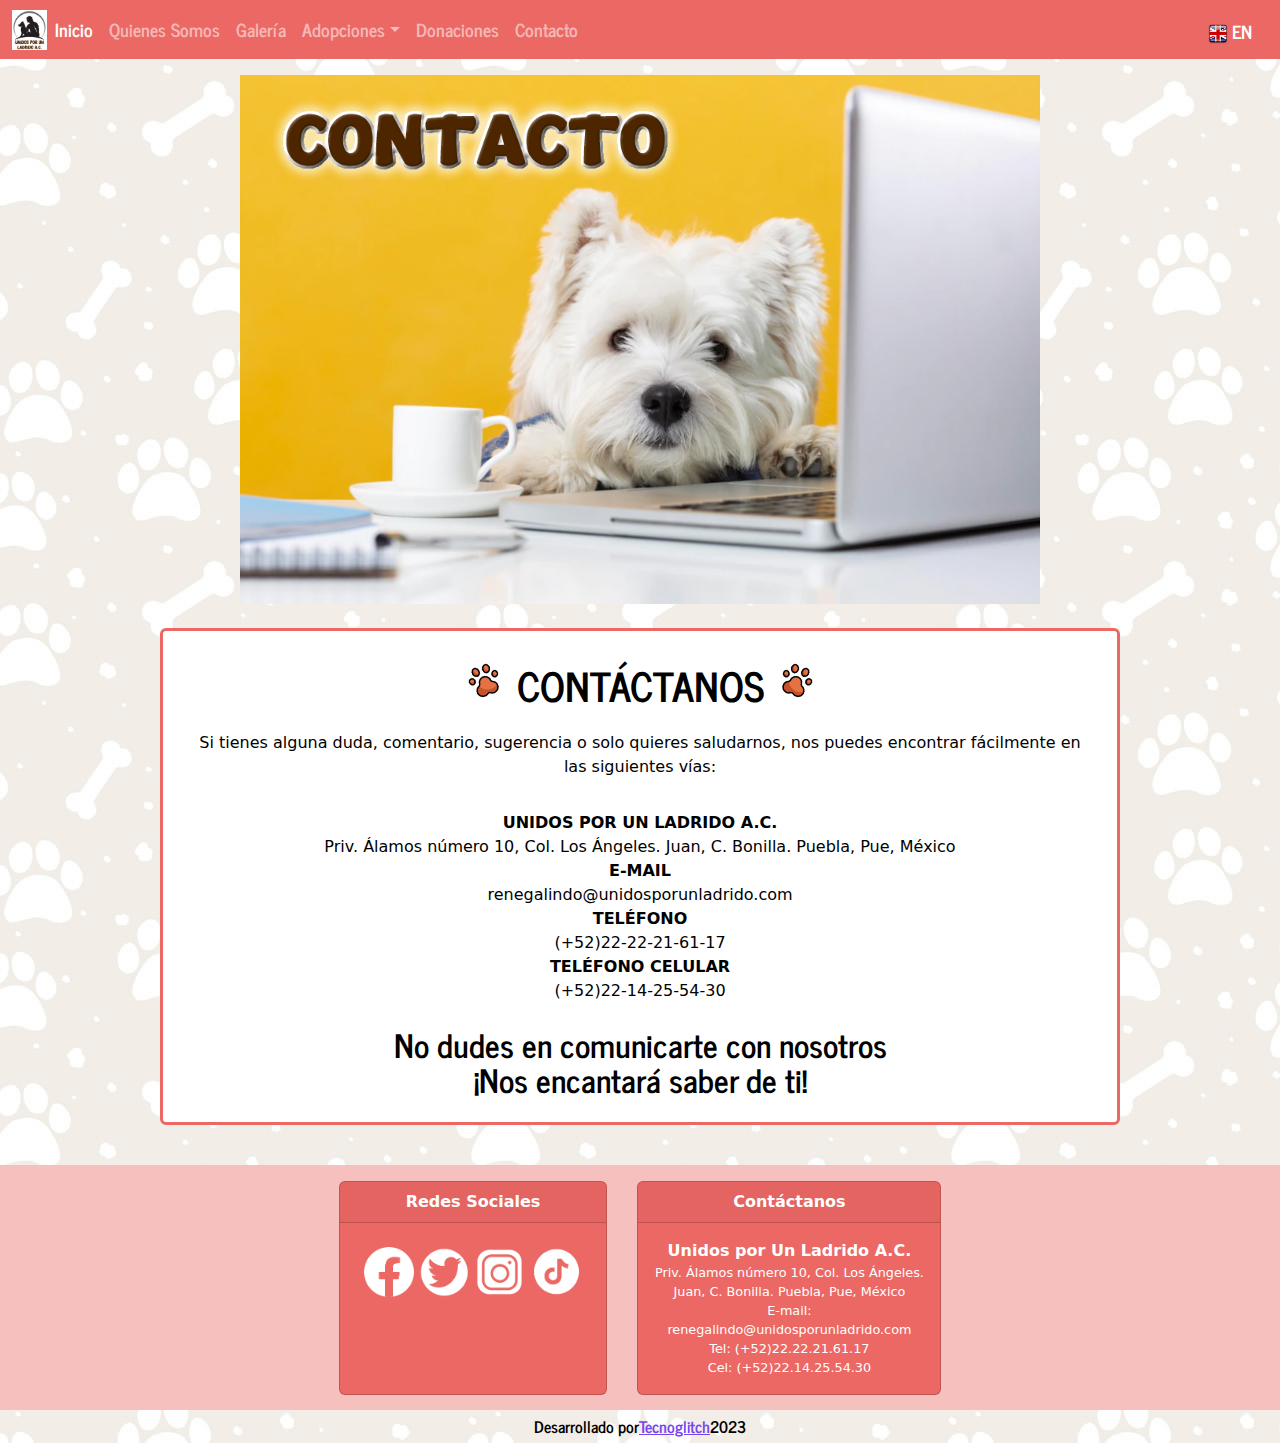
<file: contacto.html>
<!DOCTYPE html>
<html lang="es">

<head>
    <meta charset="UTF-8">
    <meta http-equiv="X-UA-Compatible" content="IE=edge">
    <meta name="viewport" content="width=device-width, initial-scale=1.0">
    <title>Contacto</title>
    <link rel="stylesheet" href="./styles/_variables.scss">
    <link rel="stylesheet" href="./styles/_bootswatch.scss">
    <link rel="stylesheet" href="./styles/bootstrap.css">
    <link rel="stylesheet" href="./styles/bootstrap.min.css">
    <link rel="stylesheet" href="./styles/styles.css">
    <link rel="icon" type="image/jpg" href="/img/logos/favicon.jpg">
</head>

<body>
    <!-- NAVBAR -->
    <nav class="navbar navbar-expand-lg navbar-dark bg-primary mb-3">
        <div class="container-fluid">
            <img src="./img/logos/logo.fw.png" lass="me-auto bd-highlight" style="height: 40px" alt="Logotipo">
            <button class="navbar-toggler" type="button" data-bs-toggle="collapse" data-bs-target="#navbarColor01"
                aria-controls="navbarColor01" aria-expanded="false" aria-label="Toggle navigation">
                <span class="navbar-toggler-icon"></span>
            </button>
            <div class="collapse navbar-collapse" id="navbarColor01">
                <ul class="navbar-nav me-auto">
                    <li class="nav-item">
                        <a class="nav-link active" href="index.html">Inicio
                            <span class="visually-hidden">(current)</span>
                        </a>
                    </li>
                    <li class="nav-item">
                        <a class="nav-link" href="quienessomos.html">Quienes Somos</a>
                    </li>
                    <li class="nav-item">
                        <a class="nav-link" href="galeria.html">Galería</a>
                    </li>
                    <li class="nav-item dropdown">
                        <a class="nav-link dropdown-toggle" data-bs-toggle="dropdown" href="#" role="button"
                            aria-haspopup="true" aria-expanded="false">Adopciones</a>
                        <div class="dropdown-menu">
                            <a class="dropdown-item" href="adopciones.html">Adopción Física</a>
                            <a class="dropdown-item" href="adopciones.html">Adopción Virtual</a>
                        </div>
                    </li>
                    <li class="nav-item">
                        <a class="nav-link" href="donaciones.html">Donaciones</a>
                    </li>
                    <li class="nav-item">
                        <a class="nav-link" href="contacto.html">Contacto</a>
                    </li>
                </ul>
                <a class="navbar-brand" href="#"><img src="./img/logos/engbutton.png" alt="english language button"
                        style="height: 20px; margin-right: 4px;">EN</a>
            </div>
        </div>
    </nav>
    <!-- /NAVBAR -->

    <!-- PORTADA -->
    <div class="d-flex justify-content-center mt-2 mb-4">
        <img src="./img/logos/contacto.fw.png" alt="perro usando una laptop" class="w-100"
            style="align-self: center; display: block; max-width: 800px;">
    </div>
    <!-- /PORTADA -->

    <!-- CONTACTO -->
    <div class="text-center w-100 mt-4"
        style="display: flex; justify-content: center; flex-direction: column; align-items: center;">

        <div class="card border-primary mb-3 w-75" style="border: 3px solid">
            <div class="card-body">
                <h1 class="card-title mb-3 mt-3 d-flex flex-row justify-content-center"><img src="./img/logos/paw.png"
                        alt="paw" class="pawl">CONTÁCTANOS<img src="./img/logos/paw.png" alt="paw" class="pawr"></h1>
                <p class="card-text p-2">Si tienes alguna duda, comentario, sugerencia o solo quieres saludarnos, nos
                    puedes encontrar fácilmente en las siguientes vías:</p>
                <p class="card-text p-2"><b>UNIDOS POR UN LADRIDO A.C.</b></br>Priv. Álamos número 10, Col. Los Ángeles.
                    Juan, C. Bonilla. Puebla, Pue,
                    México</br><b>E-MAIL</b></br>renegalindo@unidosporunladrido.com</br><b>TELÉFONO</b></br>(+52)22-22-21-61-17</br><b>TELÉFONO
                        CELULAR</b></br>(+52)22-14-25-54-30</p>
                <h2 class="mb-2">No dudes en comunicarte con nosotros</br>¡Nos encantará saber de ti!</h2>
            </div>
        </div>
    </div>
    <!-- /CONTACTO -->


    <!-- FOOTER -->
    <footer class="d-flex mt-4 justify-content-center"
        style="background-color: #f5c0bd; position: relative; bottom: 0; width: 100%; flex-wrap: wrap;">
        <div class="card text-white bg-primary mt-3" style="max-width: 20rem; margin: 15px;">
            <div class="card-header text-center" style="font-weight: bold; font-size: 1em;">Redes Sociales</div>
            <div class="card-body p-4">
                <a href="#"><img src="./img/logos/fb.fw.png" alt="logo de facebook" style="height: 50px;"></a>
                <a href="#"><img src="./img/logos/twitter.fw.png" alt="logo de facebook" style="height: 50px;"></a>
                <a href="#"><img src="./img/logos/ig.fw.png" alt="logo de facebook" style="height: 50px;"></a>
                <a href="#"><img src="./img/logos/tiktok.fw.png" alt="logo de facebook" style="height: 50px;"></a>
            </div>
        </div>
        <div class="card text-white bg-primary mt-3" style="max-width: 19rem; margin: 15px;">
            <div class="card-header text-center" style="font-weight: bold; font-size: 1em;">Contáctanos</div>
            <div class="card-body p4">
                <p class="card-text fw-bolder fs-6 mb-0 text-center">Unidos por Un Ladrido A.C.</p>
                <p class="mb-0 text-center" style="font-size: .8em;">Priv. Álamos número 10, Col. Los Ángeles. Juan, C.
                    Bonilla. Puebla,
                    Pue, México</p>
                <p class="mb-0 text-center" style="font-size: .8em;">E-mail: renegalindo@unidosporunladrido.com</p>
                <p class="mb-0 text-center" style="font-size: .8em;">Tel: (+52)22.22.21.61.17</p>
                <p class="mb-0 text-center" style="font-size: .8em;">Cel: (+52)22.14.25.54.30</p>
            </div>
        </div>
    </footer>
    <h4 class="fs-6 d-flex m-2 justify-content-center">Desarrollado por   <a style="color: #7545ED" href="http://www.tecnoglitch.com.mx">Tecnoglitch</a>   2023</h4>

    <!-- /FOOTER -->

    <!-- SCRIPT -->
    <script src="https://cdn.jsdelivr.net/npm/bootstrap@5.2.3/dist/js/bootstrap.bundle.min.js"
        integrity="sha384-kenU1KFdBIe4zVF0s0G1M5b4hcpxyD9F7jL+jjXkk+Q2h455rYXK/7HAuoJl+0I4" crossorigin="anonymous">
        </script>
    <!-- /SCRIPT -->

</body>

</html>
</file>
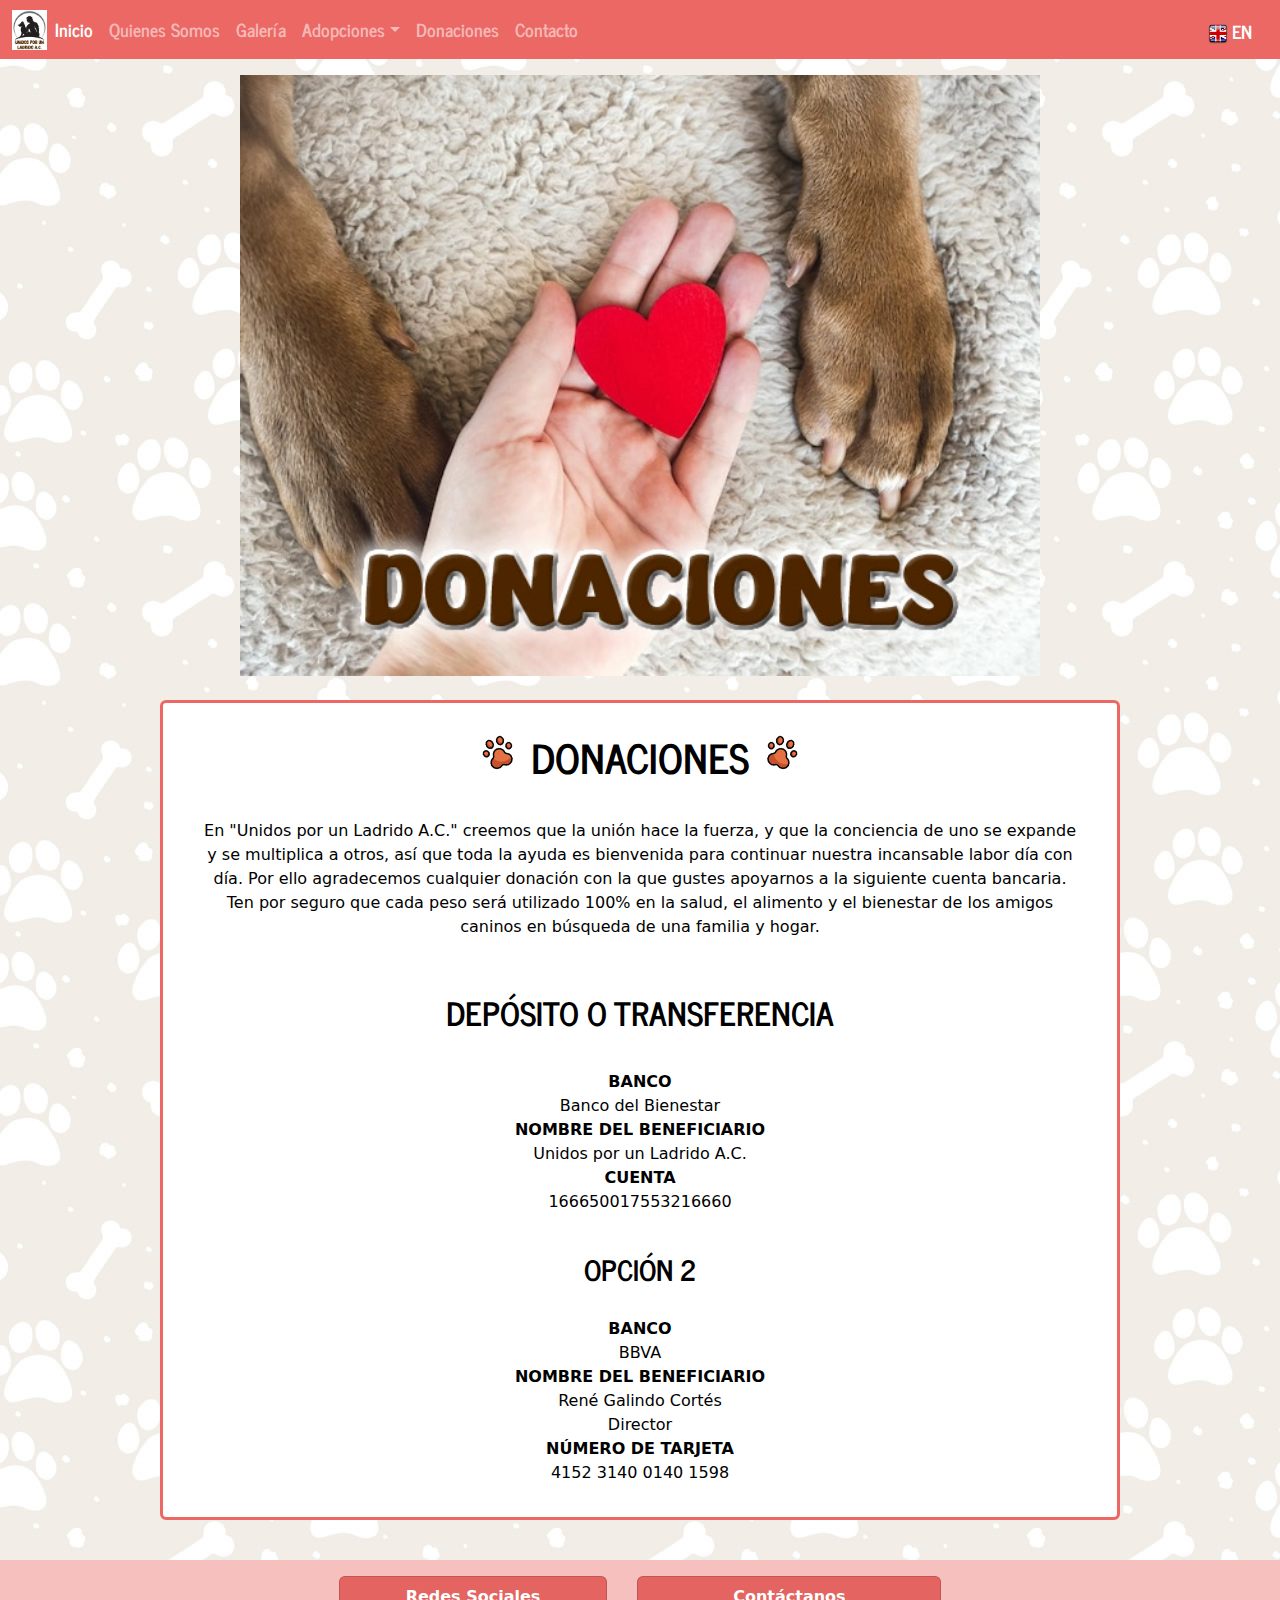
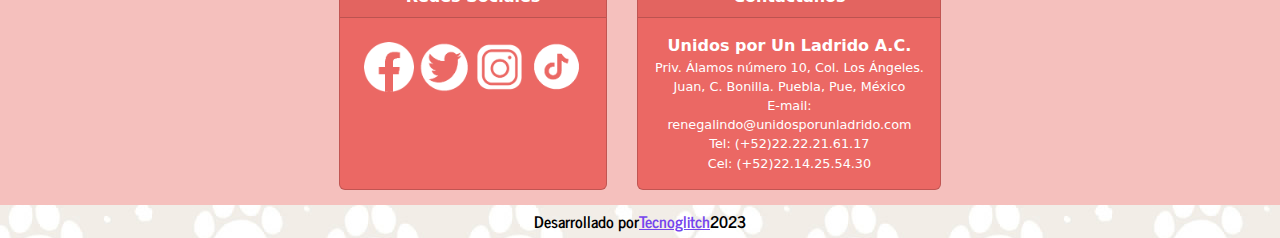
<file: donaciones.html>
<!DOCTYPE html>
<html lang="es">

<head>
    <meta charset="UTF-8">
    <meta http-equiv="X-UA-Compatible" content="IE=edge">
    <meta name="viewport" content="width=device-width, initial-scale=1.0">
    <title>Donaciones</title>
    <link rel="stylesheet" href="./styles/_variables.scss">
    <link rel="stylesheet" href="./styles/_bootswatch.scss">
    <link rel="stylesheet" href="./styles/bootstrap.css">
    <link rel="stylesheet" href="./styles/bootstrap.min.css">
    <link rel="stylesheet" href="./styles/styles.css">
    <link rel="icon" type="image/jpg" href="/img/logos/favicon.jpg">
</head>

<body>
    <!-- NAVBAR -->
    <nav class="navbar navbar-expand-lg navbar-dark bg-primary mb-3">
        <div class="container-fluid">
            <img src="./img/logos/logo.fw.png" lass="me-auto bd-highlight" style="height: 40px" alt="Logotipo">
            <button class="navbar-toggler" type="button" data-bs-toggle="collapse" data-bs-target="#navbarColor01"
                aria-controls="navbarColor01" aria-expanded="false" aria-label="Toggle navigation">
                <span class="navbar-toggler-icon"></span>
            </button>
            <div class="collapse navbar-collapse" id="navbarColor01">
                <ul class="navbar-nav me-auto">
                    <li class="nav-item">
                        <a class="nav-link active" href="index.html">Inicio
                            <span class="visually-hidden">(current)</span>
                        </a>
                    </li>
                    <li class="nav-item">
                        <a class="nav-link" href="quienessomos.html">Quienes Somos</a>
                    </li>
                    <li class="nav-item">
                        <a class="nav-link" href="galeria.html">Galería</a>
                    </li>
                    <li class="nav-item dropdown">
                        <a class="nav-link dropdown-toggle" data-bs-toggle="dropdown" href="#" role="button"
                            aria-haspopup="true" aria-expanded="false">Adopciones</a>
                        <div class="dropdown-menu">
                            <a class="dropdown-item" href="adopcioneshtml">Adopción Física</a>
                            <a class="dropdown-item" href="adopciones.html">Adopción Virtual</a>
                        </div>
                    </li>
                    <li class="nav-item">
                        <a class="nav-link" href="donaciones.html">Donaciones</a>
                    </li>
                    <li class="nav-item">
                        <a class="nav-link" href="contacto.html">Contacto</a>
                    </li>
                </ul>
                <a class="navbar-brand" href="donations.html"><img src="./img/logos/engbutton.png" alt="english language button"
                        style="height: 20px; margin-right: 4px;">EN</a>
            </div>
        </div>
    </nav>
    <!-- /NAVBAR -->

    <!-- PORTADA -->
    <div class="d-flex justify-content-center mt-2 mb-4">
        <img src="./img/logos/donaciones.jpg" alt="donando amor a un perrito" class="w-100"
            style="align-self: center; display: block; max-width: 800px;">
    </div>
    <!-- /PORTADA -->

    <!-- DONACIONES -->
    <div class="text-center w-100 mt-4"
        style="display: flex; justify-content: center; flex-direction: column; align-items: center;">

        <div class="card border-primary mb-3 w-75" style="border: 3px solid">
            <div class="card-body">
                <h1 class="card-title mb-3 mt-3 d-flex flex-row justify-content-center"><img src="./img/logos/paw.png"
                        alt="paw" class="pawl">DONACIONES<img src="./img/logos/paw.png" alt="paw" class="pawr"></h1>
                <p class="card-text p-4">En "Unidos por un Ladrido A.C." creemos que la unión hace la fuerza, y que la
                    conciencia de uno se expande y se multiplica a otros, así que toda la ayuda es bienvenida para
                    continuar nuestra incansable labor día con día. Por ello agradecemos cualquier donación con la que
                    gustes apoyarnos a la siguiente cuenta bancaria. Ten por seguro que cada peso será utilizado 100% en
                    la salud, el alimento y el bienestar de los amigos caninos en búsqueda de una familia y hogar.</p>
            </div>

            <div class="card-body">
                <h4 class="card-title fs-2 mb-3 d-flex flex-row justify-content-center">DEPÓSITO O TRANSFERENCIA</h4>
                <p class="card-text p-4"><b>BANCO</b></br>Banco del Bienestar</br><b>NOMBRE DEL BENEFICIARIO</b></br>Unidos por un
                    Ladrido A.C.</br><b>CUENTA</b></br>166650017553216660</br><h3>OPCIÓN 2</h3></br> <b>BANCO</b></br>BBVA</br><b>NOMBRE DEL BENEFICIARIO</b></br>René Galindo Cortés</br>Director</br><b>NÚMERO DE
                        TARJETA</b></br>4152 3140 0140 1598</p>
            </div>
        </div>
    </div>
    <!-- /DONACIONES -->


    <!-- FOOTER -->
    <footer class="d-flex mt-4 justify-content-center"
        style="background-color: #f5c0bd; position: relative; bottom: 0; width: 100%; flex-wrap: wrap;">
        <div class="card text-white bg-primary mt-3" style="max-width: 20rem; margin: 15px;">
            <div class="card-header text-center" style="font-weight: bold; font-size: 1em;">Redes Sociales</div>
            <div class="card-body p-4">
                <a href="#"><img src="./img/logos/fb.fw.png" alt="logo de facebook" style="height: 50px;"></a>
                <a href="#"><img src="./img/logos/twitter.fw.png" alt="logo de facebook" style="height: 50px;"></a>
                <a href="#"><img src="./img/logos/ig.fw.png" alt="logo de facebook" style="height: 50px;"></a>
                <a href="#"><img src="./img/logos/tiktok.fw.png" alt="logo de facebook" style="height: 50px;"></a>
            </div>
        </div>
        <div class="card text-white bg-primary mt-3" style="max-width: 19rem; margin: 15px;">
            <div class="card-header text-center" style="font-weight: bold; font-size: 1em;">Contáctanos</div>
            <div class="card-body p4">
                <p class="card-text fw-bolder fs-6 mb-0 text-center">Unidos por Un Ladrido A.C.</p>
                <p class="mb-0 text-center" style="font-size: .8em;">Priv. Álamos número 10, Col. Los Ángeles. Juan, C.
                    Bonilla. Puebla,
                    Pue, México</p>
                <p class="mb-0 text-center" style="font-size: .8em;">E-mail: renegalindo@unidosporunladrido.com</p>
                <p class="mb-0 text-center" style="font-size: .8em;">Tel: (+52)22.22.21.61.17</p>
                <p class="mb-0 text-center" style="font-size: .8em;">Cel: (+52)22.14.25.54.30</p>
            </div>
        </div>
    </footer>
    <h4 class="fs-6 d-flex m-2 justify-content-center">Desarrollado por   <a style="color: #7545ED" href="http://www.tecnoglitch.com.mx">Tecnoglitch</a>   2023</h4>

    <!-- /FOOTER -->

    <!-- SCRIPT -->
    <script src="https://cdn.jsdelivr.net/npm/bootstrap@5.2.3/dist/js/bootstrap.bundle.min.js"
        integrity="sha384-kenU1KFdBIe4zVF0s0G1M5b4hcpxyD9F7jL+jjXkk+Q2h455rYXK/7HAuoJl+0I4" crossorigin="anonymous">
        </script>
    <!-- /SCRIPT -->

</body>

</html>
</file>
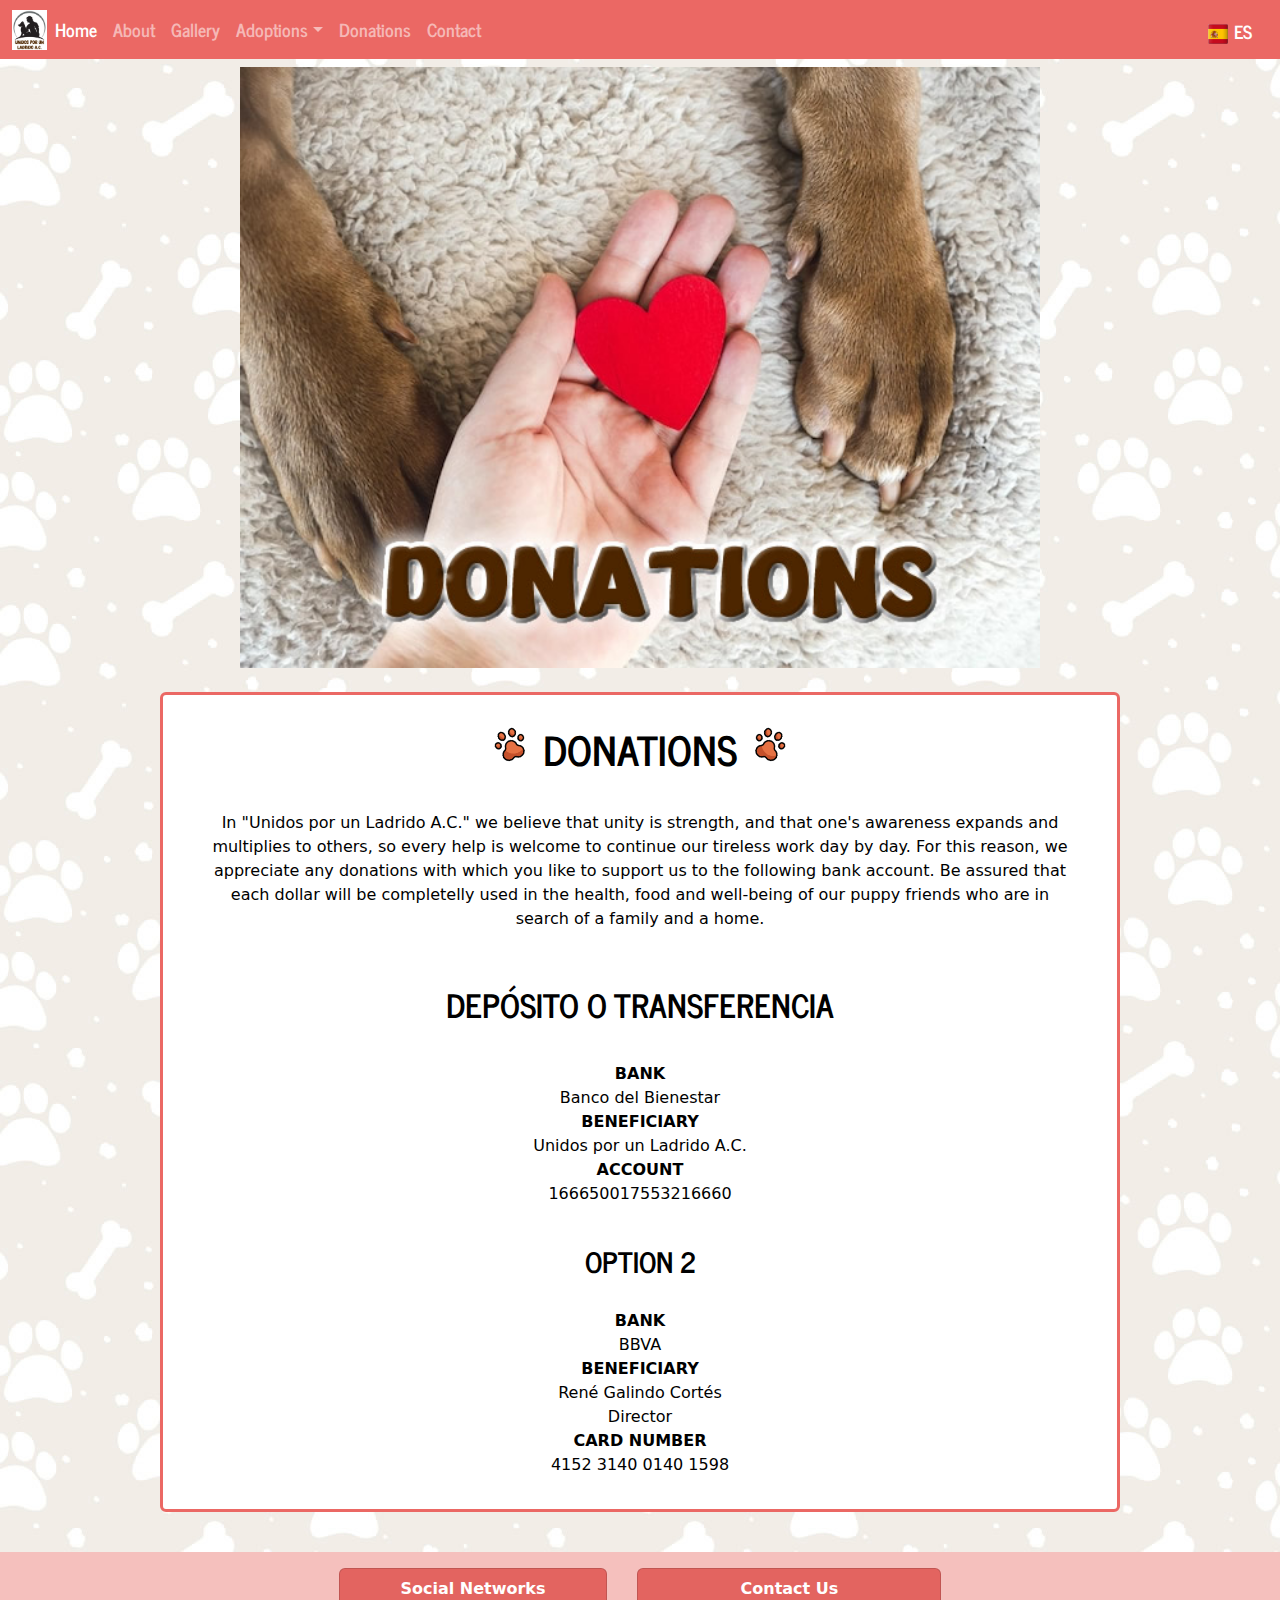
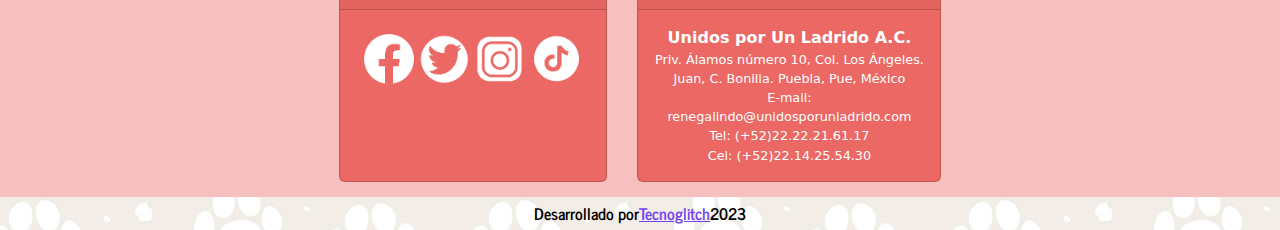
<file: donations.html>
<!DOCTYPE html>
<html lang="en">

<head>
    <meta charset="UTF-8">
    <meta http-equiv="X-UA-Compatible" content="IE=edge">
    <meta name="viewport" content="width=device-width, initial-scale=1.0">
    <title>Donations | Unidos por un Ladrido</title>

    <link rel="stylesheet" href="./styles/_variables.scss">
    <link rel="stylesheet" href="./styles/_bootswatch.scss">
    <link rel="stylesheet" href="./styles/bootstrap.css">
    <link rel="stylesheet" href="./styles/bootstrap.min.css">
    <link rel="stylesheet" href="./styles/styles.css">
    <link rel="icon" type="image/jpg" href="/img/logos/favicon.jpg">
</head>

<body style="background-image: url(./img/bg.jpg)">

    <!-- NAVBAR -->
    <nav class="navbar navbar-expand-lg navbar-dark bg-primary">
        <div class="container-fluid">
            <img src="./img/logos/logo.fw.png" lass="me-auto bd-highlight" style="height: 40px" alt="Logotipo">
            <button class="navbar-toggler" type="button" data-bs-toggle="collapse" data-bs-target="#navbarColor01"
                aria-controls="navbarColor01" aria-expanded="false" aria-label="Toggle navigation">
                <span class="navbar-toggler-icon"></span>
            </button>
            <div class="collapse navbar-collapse" id="navbarColor01">
                <ul class="navbar-nav me-auto">
                    <li class="nav-item">
                        <a class="nav-link active" href="home-en.html">Home
                            <span class="visually-hidden">(current)</span>
                        </a>
                    </li>
                    <li class="nav-item">
                        <a class="nav-link" href="about.html">About</a>
                    </li>
                    <li class="nav-item">
                        <a class="nav-link" href="gallery.html">Gallery</a>
                    </li>
                    <li class="nav-item dropdown">
                        <a class="nav-link dropdown-toggle" data-bs-toggle="dropdown" href="#" role="button"
                            aria-haspopup="true" aria-expanded="false">Adoptions</a>
                        <div class="dropdown-menu">
                            <a class="dropdown-item" href="adoptions.html">Physical Adoption</a>
                            <a class="dropdown-item" href="adoptions.html">Virtual Adoption</a>
                        </div>
                    </li>
                    <li class="nav-item">
                        <a class="nav-link" href="donations.html">Donations</a>
                    </li>
                    <li class="nav-item">
                        <a class="nav-link" href="contact.html">Contact</a>
                    </li>
                </ul>
                <a class="navbar-brand" href="donaciones.html"><img src="./img/logos/esbutton.png"
                        alt="spanish language button" style="height: 20px; margin-right: 6px;">ES</a>
            </div>
        </div>
    </nav>
    <!-- /NAVBAR -->

    <!-- PORTADA -->
    <div class="d-flex justify-content-center mt-2 mb-4">
        <img src="./img/logos/donationsbaner.jpg" alt="donating love to a puppy" class="w-100"
            style="align-self: center; display: block; max-width: 800px;">
    </div>
    <!-- /PORTADA -->

    <!-- DONACIONES -->
    <div class="text-center w-100 mt-4"
        style="display: flex; justify-content: center; flex-direction: column; align-items: center;">

        <div class="card border-primary mb-3 w-75" style="border: 3px solid">
            <div class="card-body">
                <h1 class="card-title mb-3 mt-3 d-flex flex-row justify-content-center"><img src="./img/logos/paw.png"
                        alt="paw" class="pawl">DONATIONS<img src="./img/logos/paw.png" alt="paw" class="pawr"></h1>
                <p class="card-text p-4">In "Unidos por un Ladrido A.C." we believe that unity is strength, and that one's awareness expands and multiplies to others, so every help is welcome to continue our tireless work day by day. For this reason, we appreciate any donations with which you like to support us to the following bank account. Be assured that each dollar will be completelly used in the health, food and well-being of our puppy friends who are in search of a family and a home.</p>
            </div>

            <div class="card-body">
                <h4 class="card-title fs-2 mb-3 d-flex flex-row justify-content-center">DEPÓSITO O TRANSFERENCIA</h4>
                <p class="card-text p-4"><b>BANK</b></br>Banco del Bienestar</br><b>BENEFICIARY</b></br>Unidos por un
                    Ladrido A.C.</br><b>ACCOUNT</b></br>166650017553216660</br><h3>OPTION 2</h3></br> <b>BANK</b></br>BBVA</br><b>BENEFICIARY</b></br>René Galindo Cortés</br>Director</br><b>CARD NUMBER</b></br>4152 3140 0140 1598</p>
            </div>
        </div>
    </div>
    <!-- /DONACIONES -->

    <!-- FOOTER -->
    <footer class="d-flex mt-4 justify-content-center"
        style="background-color: #f5c0bd; position: relative; bottom: 0; width: 100%; flex-wrap: wrap;">
        <div class="card text-white bg-primary mt-3" style="max-width: 20rem; margin: 15px;">
            <div class="card-header text-center" style="font-weight: bold; font-size: 1em;">Social Networks</div>
            <div class="card-body p-4">
                <a href="#"><img src="./img/logos/fb.fw.png" alt="logo de facebook" style="height: 50px;"></a>
                <a href="#"><img src="./img/logos/twitter.fw.png" alt="logo de facebook" style="height: 50px;"></a>
                <a href="#"><img src="./img/logos/ig.fw.png" alt="logo de facebook" style="height: 50px;"></a>
                <a href="#"><img src="./img/logos/tiktok.fw.png" alt="logo de facebook" style="height: 50px;"></a>
            </div>
        </div>
        <div class="card text-white bg-primary mt-3" style="max-width: 19rem; margin: 15px;">
            <div class="card-header text-center" style="font-weight: bold; font-size: 1em;">Contact Us</div>
            <div class="card-body p4">
                <p class="card-text fw-bolder fs-6 mb-0 text-center">Unidos por Un Ladrido A.C.</p>
                <p class="mb-0 text-center" style="font-size: .8em;">Priv. Álamos número 10, Col. Los Ángeles. Juan, C.
                    Bonilla. Puebla,
                    Pue, México</p>
                <p class="mb-0 text-center" style="font-size: .8em;">E-mail: renegalindo@unidosporunladrido.com</p>
                <p class="mb-0 text-center" style="font-size: .8em;">Tel: (+52)22.22.21.61.17</p>
                <p class="mb-0 text-center" style="font-size: .8em;">Cel: (+52)22.14.25.54.30</p>
            </div>
        </div>
    </footer>
    <h4 class="fs-6 d-flex m-2 justify-content-center">Desarrollado por   <a style="color: #7545ED" href="http://www.tecnoglitch.com.mx">Tecnoglitch</a>   2023</h4>

    <!-- /FOOTER -->


    <!-- SCRIPT -->
    <script src="https://cdn.jsdelivr.net/npm/bootstrap@5.2.3/dist/js/bootstrap.bundle.min.js"
        integrity="sha384-kenU1KFdBIe4zVF0s0G1M5b4hcpxyD9F7jL+jjXkk+Q2h455rYXK/7HAuoJl+0I4" crossorigin="anonymous">
        </script>
    <!-- /SCRIPT -->

</body>

</html>
</file>
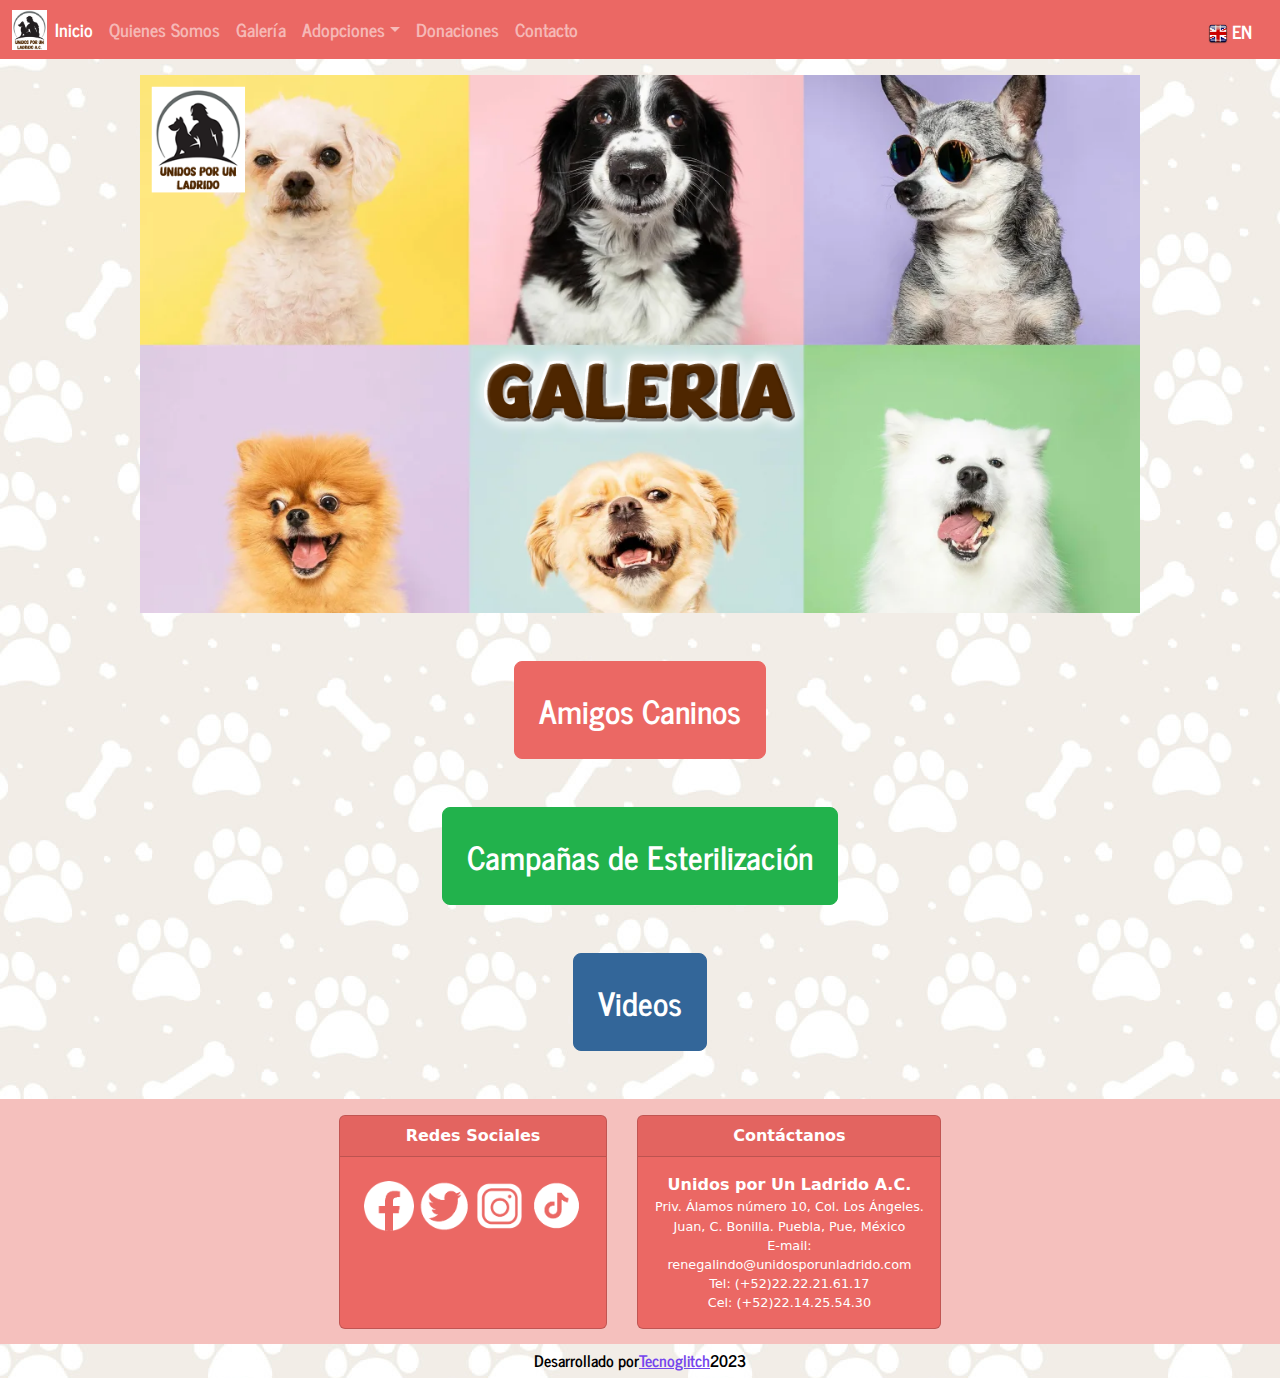
<file: galeria.html>
<!DOCTYPE html>
<html lang="es">

<head>
    <meta charset="UTF-8">
    <meta http-equiv="X-UA-Compatible" content="IE=edge">
    <meta name="viewport" content="width=device-width, initial-scale=1.0">
    <title>Galería | Unidos por un Ladrido</title>

    <link rel="stylesheet" href="./styles/_variables.scss">
    <link rel="stylesheet" href="./styles/_bootswatch.scss">
    <link rel="stylesheet" href="./styles/bootstrap.css">
    <link rel="stylesheet" href="./styles/bootstrap.min.css">
    <link rel="stylesheet" href="./styles/styles.css">
    <link rel="icon" type="image/jpg" href="/img/logos/favicon.jpg">
</head>

<body style="background-image: url(./img/bg.jpg)">

    <!-- NAVBAR -->
    <nav class="navbar navbar-expand-lg navbar-dark bg-primary mb-3">
        <div class="container-fluid">
            <img src="./img/logos/logo.fw.png" lass="me-auto bd-highlight" style="height: 40px" alt="Logotipo">
            <button class="navbar-toggler" type="button" data-bs-toggle="collapse" data-bs-target="#navbarColor01"
                aria-controls="navbarColor01" aria-expanded="false" aria-label="Toggle navigation">
                <span class="navbar-toggler-icon"></span>
            </button>
            <div class="collapse navbar-collapse" id="navbarColor01">
                <ul class="navbar-nav me-auto">
                    <li class="nav-item">
                        <a class="nav-link active" href="index.html">Inicio
                            <span class="visually-hidden">(current)</span>
                        </a>
                    </li>
                    <li class="nav-item">
                        <a class="nav-link" href="quienessomos.html">Quienes Somos</a>
                    </li>
                    <li class="nav-item">
                        <a class="nav-link" href="galeria.html">Galería</a>
                    </li>
                    <li class="nav-item dropdown">
                        <a class="nav-link dropdown-toggle" data-bs-toggle="dropdown" href="#" role="button"
                            aria-haspopup="true" aria-expanded="false">Adopciones</a>
                        <div class="dropdown-menu">
                            <a class="dropdown-item" href="adopciones.html">Adopción Física</a>
                            <a class="dropdown-item" href="adopciones.html">Adopción Virtual</a>
                        </div>
                    </li>
                    <li class="nav-item">
                        <a class="nav-link" href="donaciones.html">Donaciones</a>
                    </li>
                    <li class="nav-item">
                        <a class="nav-link" href="contacto.html">Contacto</a>
                    </li>
                </ul>
                <a class="navbar-brand" href="gallery.html"><img src="./img/logos/engbutton.png" alt="english language button"
                        style="height: 20px; margin-right: 4px;">EN</a>
            </div>
        </div>
    </nav>
    <!-- /NAVBAR -->

    <!-- PORTADA -->
    <div class="d-flex justify-content-center mt-2 mb-4">
        <img src="./img/galeriabaner.fw.png" alt="galeria banner" class="w-100"
            style="align-self: center; display: block; max-width: 1000px;">
    </div>
    <!-- /PORTADA -->

    <!-- GALERÍA -->
    <div class="d-flex justify-content-center w-100 flex-column" style="align-items: center;">
        <button type="button" class="fs-2 btn btn-primary btn-lg m-4 p-4" data-bs-toggle="modal"
            data-bs-target="#amigoscaninos">Amigos
            Caninos</button>
        <button type="button" class="fs-2 btn btn-success btn-lg m-4 p-4" data-bs-toggle="modal"
            data-bs-target="#esterilizacion">Campañas de
            Esterilización</button>
        <button type="button" class="fs-2 btn btn-info btn-lg m-4 p-4" data-bs-toggle="modal"
            data-bs-target="#videos">Videos</button>
    </div>
    <!-- /GALERÍA -->

    <!-- MODALS -->
    <div class="modal modal-xl" id="amigoscaninos">
        <div class="modal-dialog" role="document">
            <div class="modal-content">
                <div class="modal-header">
                    <h5 class="modal-title">Amigos Caninos</h5>

                    <button type="button" class="btn-close" data-bs-dismiss="modal" aria-label="Close">
                        <span aria-hidden="true"></span>
                    </button>
                </div>
                <div class="modal-body">
                    <div class="d-flex w-100 justify-content-center" style="flex-wrap: wrap; flex-direction: row;">
                        <a href="./img/galeria/ca1.jpeg" target="_blank" class="w-25 m-2"> <img class="w-100"
                                src="./img/galeria/ca1.jpeg" alt="fotos de perritos"> </a>
                        <a href="./img/galeria/ca2.jpeg" target="_blank" class="w-25 m-2"> <img class="w-100"
                                src="./img/galeria/ca2.jpeg" alt="fotos de perritos"></a>
                        <a href="./img/galeria/ca3.jpeg" target="_blank" class="w-25 m-2"> <img class="w-100"
                                src="./img/galeria/ca3.jpeg" alt="fotos de perritos"></a>
                        <a href="./img/galeria/ca4.jpeg" target="_blank" class="w-25 m-2"> <img class="w-100"
                                src="./img/galeria/ca4.jpeg" alt="fotos de perritos"></a>
                        <a href="./img/galeria/ca5.jpeg" target="_blank" class="w-25 m-2"> <img class="w-100"
                                src="./img/galeria/ca5.jpeg" alt="fotos de perritos"></a>
                        <a href="./img/galeria/ca6.jpeg" target="_blank" class="w-25 m-2"> <img class="w-100"
                                src="./img/galeria/ca6.jpeg" alt="fotos de perritos"></a>
                        <a href="./img/galeria/ca7.jpeg" target="_blank" class="w-25 m-2"> <img class="w-100"
                                src="./img/galeria/ca7.jpeg" alt="fotos de perritos"></a>
                        <a href="./img/galeria/ca8.jpeg" target="_blank" class="w-25 m-2"> <img class="w-100"
                                src="./img/galeria/ca8.jpeg" alt="fotos de perritos"></a>
                        <a href="./img/galeria/ca9.jpeg" target="_blank" class="w-25 m-2"> <img class="w-100"
                                src="./img/galeria/ca9.jpeg" alt="fotos de perritos"></a>
                        <a href="./img/galeria/ca10.jpeg" target="_blank" class="w-25 m-2"> <img class="w-100"
                                src="./img/galeria/ca10.jpeg" alt="fotos de perritos"></a>
                        <a href="./img/galeria/ca11.jpeg" target="_blank" class="w-25 m-2"> <img class="w-100"
                                src="./img/galeria/ca11.jpeg" alt="fotos de perritos"></a>
                        <a href="./img/galeria/ca12.jpeg" target="_blank" class="w-25 m-2"> <img class="w-100"
                                src="./img/galeria/ca12.jpeg" alt="fotos de perritos"></a>
                    </div>
                </div>
                <div class="modal-footer">
                    <button type="button" class="btn btn-secondary" data-bs-dismiss="modal">Cerrar</button>
                </div>
            </div>
        </div>
    </div>

    <div class="modal modal-xl" id="esterilizacion">
        <div class="modal-dialog" role="document">
            <div class="modal-content">
                <div class="modal-header">
                    <h5 class="modal-title">Campañas de Esterilización</h5>

                    <button type="button" class="btn-close" data-bs-dismiss="modal" aria-label="Close">
                        <span aria-hidden="true"></span>
                    </button>
                </div>
                <div class="modal-body">
                    <div class="d-flex w-100 justify-content-center" style="flex-wrap: wrap; flex-direction: row;">
                        <a href="./img/galeria/es1.jpeg" target="_blank" class="w-25 m-2"> <img class="w-100"
                                src="./img/galeria/es1.jpeg" alt="campaña de esterilizacion"> </a>
                        <a href="./img/galeria/es2.jpeg" target="_blank" class="w-25 m-2"> <img class="w-100"
                                src="./img/galeria/es2.jpeg" alt="campaña de esterilizacion"></a>
                        <a href="./img/galeria/es3.jpeg" target="_blank" class="w-25 m-2"> <img class="w-100"
                                src="./img/galeria/es3.jpeg" alt="campaña de esterilizacion"></a>
                        <a href="./img/galeria/es4.jpeg" target="_blank" class="w-25 m-2"> <img class="w-100"
                                src="./img/galeria/es4.jpeg" alt="campaña de esterilizacion"></a>
                        <a href="./img/galeria/es5.jpeg" target="_blank" class="w-25 m-2"> <img class="w-100"
                                src="./img/galeria/es5.jpeg" alt="campaña de esterilizacion"></a>
                        <a href="./img/galeria/es6.jpeg" target="_blank" class="w-25 m-2"> <img class="w-100"
                                src="./img/galeria/es6.jpeg" alt="campaña de esterilizacion"></a>
                        <a href="./img/galeria/es7.jpeg" target="_blank" class="w-25 m-2"> <img class="w-100"
                                src="./img/galeria/es7.jpeg" alt="campaña de esterilizacion"></a>
                        <a href="./img/galeria/es8.jpeg" target="_blank" class="w-25 m-2"> <img class="w-100"
                                src="./img/galeria/es8.jpeg" alt="campaña de esterilizacion"></a>
                        <a href="./img/galeria/es9.jpeg" target="_blank" class="w-25 m-2"> <img class="w-100"
                                src="./img/galeria/es9.jpeg" alt="campaña de esterilizacion"></a>
                        <a href="./img/galeria/es10.jpeg" target="_blank" class="w-25 m-2"> <img class="w-100"
                                src="./img/galeria/es10.jpeg" alt="campaña de esterilizacion"></a>
                    </div>
                </div>
                <div class="modal-footer">
                    <button type="button" class="btn btn-secondary" data-bs-dismiss="modal">Cerrar</button>
                </div>
            </div>
        </div>
    </div>

    <div class="modal modal-xl" id="videos">
        <div class="modal-dialog" role="document">
            <div class="modal-content">
                <div class="modal-header">
                    <h5 class="modal-title">Videos</h5>

                    <button type="button" class="btn-close" data-bs-dismiss="modal" aria-label="Close">
                        <span aria-hidden="true"></span>
                    </button>
                </div>
                <div class="modal-body">
                    <div class="d-flex w-100 justify-content-center" style="flex-wrap: wrap; flex-direction: row;">
                        <video class="m-3" controls preload="none">
                            <source src="./img/galeria/WhatsApp Video 2023-01-23 at 1.48.27 PM.mp4" type="video/mp4">
                            Your browser does not support the video tag.
                        </video>
                        <video class="m-3" controls preload="none">
                            <source src="./img/galeria/WhatsApp Video 2023-01-23 at 1.53.11 PM.mp4" type="video/mp4">
                            Your browser does not support the video tag.
                        </video>
                        <video class="m-3" controls preload="none">
                            <source src="./img/galeria/WhatsApp Video 2023-01-23 at 2.06.42 PM.mp4" type="video/mp4">
                            Your browser does not support the video tag.
                        </video>
                        <video class="m-3" controls preload="none">
                            <source src="./img/galeria/WhatsApp Video 2023-01-23 at 2.08.54 PM.mp4" type="video/mp4">
                            Your browser does not support the video tag.
                        </video>
                        <video class="m-3" controls preload="none">
                            <source src="./img/galeria/WhatsApp Video 2023-01-23 at 2.13.20 PM.mp4" type="video/mp4">
                            Your browser does not support the video tag.
                        </video>
                    </div>
                </div>
                <div class="modal-footer">
                    <button type="button" class="btn btn-secondary" data-bs-dismiss="modal" onclick=stopVideo()>Cerrar</button>
                </div>
            </div>
        </div>
    </div>
    <!-- /MODALS -->

    <!-- FOOTER -->
    <footer class="d-flex mt-4 justify-content-center"
        style="background-color: #f5c0bd; position: relative; bottom: 0; width: 100%; flex-wrap: wrap;">
        <div class="card text-white bg-primary mt-3" style="max-width: 20rem; margin: 15px;">
            <div class="card-header text-center" style="font-weight: bold; font-size: 1em;">Redes Sociales</div>
            <div class="card-body p-4">
                <a href="#"><img src="./img/logos/fb.fw.png" alt="logo de facebook" style="height: 50px;"></a>
                <a href="#"><img src="./img/logos/twitter.fw.png" alt="logo de facebook" style="height: 50px;"></a>
                <a href="#"><img src="./img/logos/ig.fw.png" alt="logo de facebook" style="height: 50px;"></a>
                <a href="#"><img src="./img/logos/tiktok.fw.png" alt="logo de facebook" style="height: 50px;"></a>
            </div>
        </div>
        <div class="card text-white bg-primary mt-3" style="max-width: 19rem; margin: 15px;">
            <div class="card-header text-center" style="font-weight: bold; font-size: 1em;">Contáctanos</div>
            <div class="card-body p4">
                <p class="card-text fw-bolder fs-6 mb-0 text-center">Unidos por Un Ladrido A.C.</p>
                <p class="mb-0 text-center" style="font-size: .8em;">Priv. Álamos número 10, Col. Los Ángeles. Juan, C.
                    Bonilla. Puebla,
                    Pue, México</p>
                <p class="mb-0 text-center" style="font-size: .8em;">E-mail: renegalindo@unidosporunladrido.com</p>
                <p class="mb-0 text-center" style="font-size: .8em;">Tel: (+52)22.22.21.61.17</p>
                <p class="mb-0 text-center" style="font-size: .8em;">Cel: (+52)22.14.25.54.30</p>
            </div>
        </div>
    </footer>
    <h4 class="fs-6 d-flex m-2 justify-content-center">Desarrollado por   <a style="color: #7545ED" href="http://www.tecnoglitch.com.mx">Tecnoglitch</a>   2023</h4>

    <!-- /FOOTER -->

    <!-- SCRIPT -->
    <script src="https://cdn.jsdelivr.net/npm/bootstrap@5.2.3/dist/js/bootstrap.bundle.min.js"
        integrity="sha384-kenU1KFdBIe4zVF0s0G1M5b4hcpxyD9F7jL+jjXkk+Q2h455rYXK/7HAuoJl+0I4" crossorigin="anonymous">
        </script>
    <!-- /SCRIPT -->
</body>



</html>
</file>
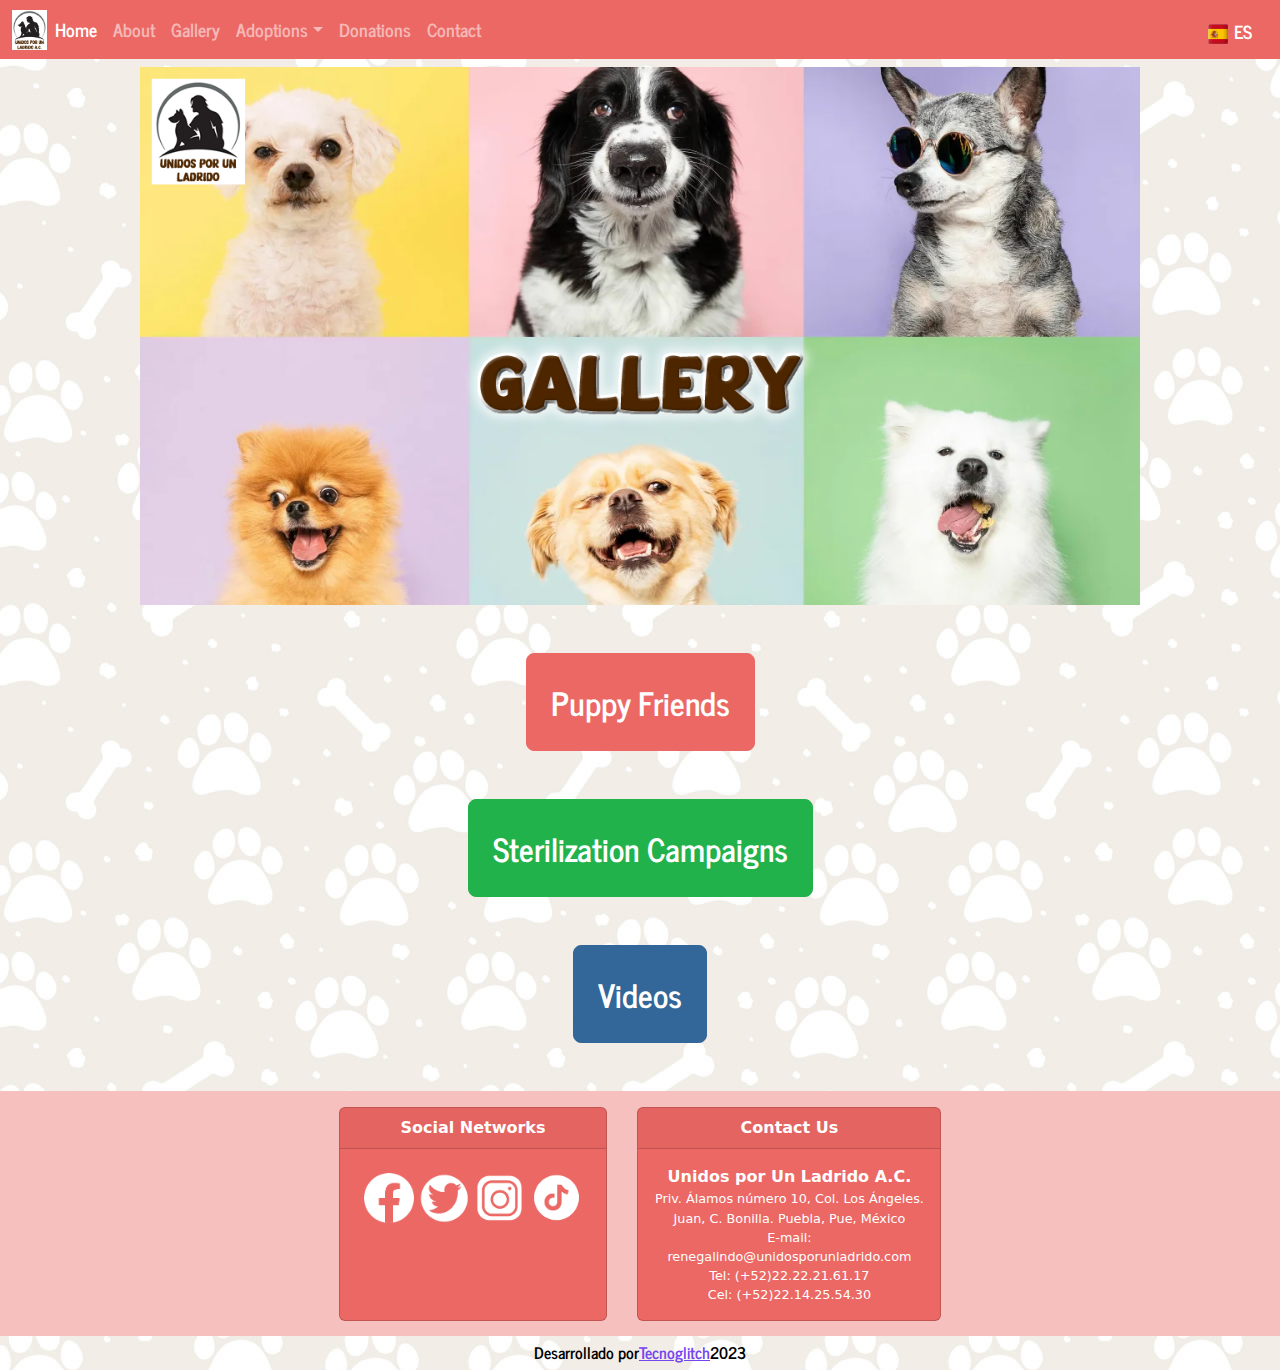
<file: gallery.html>
<!DOCTYPE html>
<html lang="en">

<head>
    <meta charset="UTF-8">
    <meta http-equiv="X-UA-Compatible" content="IE=edge">
    <meta name="viewport" content="width=device-width, initial-scale=1.0">
    <title>Gallery | Unidos por un Ladrido</title>

    <link rel="stylesheet" href="./styles/_variables.scss">
    <link rel="stylesheet" href="./styles/_bootswatch.scss">
    <link rel="stylesheet" href="./styles/bootstrap.css">
    <link rel="stylesheet" href="./styles/bootstrap.min.css">
    <link rel="stylesheet" href="./styles/styles.css">
    <link rel="icon" type="image/jpg" href="/img/logos/favicon.jpg">
</head>

<body style="background-image: url(./img/bg.jpg)">

    <!-- NAVBAR -->
    <nav class="navbar navbar-expand-lg navbar-dark bg-primary">
        <div class="container-fluid">
            <img src="./img/logos/logo.fw.png" lass="me-auto bd-highlight" style="height: 40px" alt="Logotipo">
            <button class="navbar-toggler" type="button" data-bs-toggle="collapse" data-bs-target="#navbarColor01"
                aria-controls="navbarColor01" aria-expanded="false" aria-label="Toggle navigation">
                <span class="navbar-toggler-icon"></span>
            </button>
            <div class="collapse navbar-collapse" id="navbarColor01">
                <ul class="navbar-nav me-auto">
                    <li class="nav-item">
                        <a class="nav-link active" href="home-en.html">Home
                            <span class="visually-hidden">(current)</span>
                        </a>
                    </li>
                    <li class="nav-item">
                        <a class="nav-link" href="about.html">About</a>
                    </li>
                    <li class="nav-item">
                        <a class="nav-link" href="gallery.html">Gallery</a>
                    </li>
                    <li class="nav-item dropdown">
                        <a class="nav-link dropdown-toggle" data-bs-toggle="dropdown" href="#" role="button"
                            aria-haspopup="true" aria-expanded="false">Adoptions</a>
                        <div class="dropdown-menu">
                            <a class="dropdown-item" href="adoptions.html">Physical Adoption</a>
                            <a class="dropdown-item" href="adoptions.html">Virtual Adoption</a>
                        </div>
                    </li>
                    <li class="nav-item">
                        <a class="nav-link" href="donations.html">Donations</a>
                    </li>
                    <li class="nav-item">
                        <a class="nav-link" href="contact.html">Contact</a>
                    </li>
                </ul>
                <a class="navbar-brand" href="galeria.html"><img src="./img/logos/esbutton.png"
                        alt="spanish language button" style="height: 20px; margin-right: 6px;">ES</a>
            </div>
        </div>
    </nav>
    <!-- /NAVBAR -->

    <!-- PORTADA -->
    <div class="d-flex justify-content-center mt-2 mb-4">
        <img src="./img/gallerybaner.fw.png" alt="dogs gallery" class="w-100"
            style="align-self: center; display: block; max-width: 1000px;">
    </div>
    <!-- /PORTADA -->

    <!-- GALERÍA -->
    <div class="d-flex justify-content-center w-100 flex-column" style="align-items: center;">
        <button type="button" class="fs-2 btn btn-primary btn-lg m-4 p-4" data-bs-toggle="modal"
            data-bs-target="#amigoscaninos">Puppy Friends</button>
        <button type="button" class="fs-2 btn btn-success btn-lg m-4 p-4" data-bs-toggle="modal"
            data-bs-target="#esterilizacion">Sterilization Campaigns</button>
        <button type="button" class="fs-2 btn btn-info btn-lg m-4 p-4" data-bs-toggle="modal"
            data-bs-target="#videos">Videos</button>
    </div>
    <!-- /GALERÍA -->

    <!-- MODALS -->
    <div class="modal modal-xl" id="amigoscaninos">
        <div class="modal-dialog" role="document">
            <div class="modal-content">
                <div class="modal-header">
                    <h5 class="modal-title">Puppy Friends</h5>

                    <button type="button" class="btn-close" data-bs-dismiss="modal" aria-label="Close">
                        <span aria-hidden="true"></span>
                    </button>
                </div>
                <div class="modal-body">
                    <div class="d-flex w-100 justify-content-center" style="flex-wrap: wrap; flex-direction: row;">
                        <a href="./img/galeria/ca1.jpeg" target="_blank" class="w-25 m-2"> <img class="w-100"
                                src="./img/galeria/ca1.jpeg" alt="fotos de perritos"> </a>
                        <a href="./img/galeria/ca2.jpeg" target="_blank" class="w-25 m-2"> <img class="w-100"
                                src="./img/galeria/ca2.jpeg" alt="fotos de perritos"></a>
                        <a href="./img/galeria/ca3.jpeg" target="_blank" class="w-25 m-2"> <img class="w-100"
                                src="./img/galeria/ca3.jpeg" alt="fotos de perritos"></a>
                        <a href="./img/galeria/ca4.jpeg" target="_blank" class="w-25 m-2"> <img class="w-100"
                                src="./img/galeria/ca4.jpeg" alt="fotos de perritos"></a>
                        <a href="./img/galeria/ca5.jpeg" target="_blank" class="w-25 m-2"> <img class="w-100"
                                src="./img/galeria/ca5.jpeg" alt="fotos de perritos"></a>
                        <a href="./img/galeria/ca6.jpeg" target="_blank" class="w-25 m-2"> <img class="w-100"
                                src="./img/galeria/ca6.jpeg" alt="fotos de perritos"></a>
                        <a href="./img/galeria/ca7.jpeg" target="_blank" class="w-25 m-2"> <img class="w-100"
                                src="./img/galeria/ca7.jpeg" alt="fotos de perritos"></a>
                        <a href="./img/galeria/ca8.jpeg" target="_blank" class="w-25 m-2"> <img class="w-100"
                                src="./img/galeria/ca8.jpeg" alt="fotos de perritos"></a>
                        <a href="./img/galeria/ca9.jpeg" target="_blank" class="w-25 m-2"> <img class="w-100"
                                src="./img/galeria/ca9.jpeg" alt="fotos de perritos"></a>
                        <a href="./img/galeria/ca10.jpeg" target="_blank" class="w-25 m-2"> <img class="w-100"
                                src="./img/galeria/ca10.jpeg" alt="fotos de perritos"></a>
                        <a href="./img/galeria/ca11.jpeg" target="_blank" class="w-25 m-2"> <img class="w-100"
                                src="./img/galeria/ca11.jpeg" alt="fotos de perritos"></a>
                        <a href="./img/galeria/ca12.jpeg" target="_blank" class="w-25 m-2"> <img class="w-100"
                                src="./img/galeria/ca12.jpeg" alt="fotos de perritos"></a>
                    </div>
                </div>
                <div class="modal-footer">
                    <button type="button" class="btn btn-secondary" data-bs-dismiss="modal">Cerrar</button>
                </div>
            </div>
        </div>
    </div>

    <div class="modal modal-xl" id="esterilizacion">
        <div class="modal-dialog" role="document">
            <div class="modal-content">
                <div class="modal-header">
                    <h5 class="modal-title">Sterilization Campaigns</h5>

                    <button type="button" class="btn-close" data-bs-dismiss="modal" aria-label="Close">
                        <span aria-hidden="true"></span>
                    </button>
                </div>
                <div class="modal-body">
                    <div class="d-flex w-100 justify-content-center" style="flex-wrap: wrap; flex-direction: row;">
                        <a href="./img/galeria/es1.jpeg" target="_blank" class="w-25 m-2"> <img class="w-100"
                                src="./img/galeria/es1.jpeg" alt="campaña de esterilizacion"> </a>
                        <a href="./img/galeria/es2.jpeg" target="_blank" class="w-25 m-2"> <img class="w-100"
                                src="./img/galeria/es2.jpeg" alt="campaña de esterilizacion"></a>
                        <a href="./img/galeria/es3.jpeg" target="_blank" class="w-25 m-2"> <img class="w-100"
                                src="./img/galeria/es3.jpeg" alt="campaña de esterilizacion"></a>
                        <a href="./img/galeria/es4.jpeg" target="_blank" class="w-25 m-2"> <img class="w-100"
                                src="./img/galeria/es4.jpeg" alt="campaña de esterilizacion"></a>
                        <a href="./img/galeria/es5.jpeg" target="_blank" class="w-25 m-2"> <img class="w-100"
                                src="./img/galeria/es5.jpeg" alt="campaña de esterilizacion"></a>
                        <a href="./img/galeria/es6.jpeg" target="_blank" class="w-25 m-2"> <img class="w-100"
                                src="./img/galeria/es6.jpeg" alt="campaña de esterilizacion"></a>
                        <a href="./img/galeria/es7.jpeg" target="_blank" class="w-25 m-2"> <img class="w-100"
                                src="./img/galeria/es7.jpeg" alt="campaña de esterilizacion"></a>
                        <a href="./img/galeria/es8.jpeg" target="_blank" class="w-25 m-2"> <img class="w-100"
                                src="./img/galeria/es8.jpeg" alt="campaña de esterilizacion"></a>
                        <a href="./img/galeria/es9.jpeg" target="_blank" class="w-25 m-2"> <img class="w-100"
                                src="./img/galeria/es9.jpeg" alt="campaña de esterilizacion"></a>
                        <a href="./img/galeria/es10.jpeg" target="_blank" class="w-25 m-2"> <img class="w-100"
                                src="./img/galeria/es10.jpeg" alt="campaña de esterilizacion"></a>
                    </div>
                </div>
                <div class="modal-footer">
                    <button type="button" class="btn btn-secondary" data-bs-dismiss="modal">Cerrar</button>
                </div>
            </div>
        </div>
    </div>

    <div class="modal modal-xl" id="videos">
        <div class="modal-dialog" role="document">
            <div class="modal-content">
                <div class="modal-header">
                    <h5 class="modal-title">Videos</h5>

                    <button type="button" class="btn-close" data-bs-dismiss="modal" aria-label="Close">
                        <span aria-hidden="true"></span>
                    </button>
                </div>
                <div class="modal-body">
                    <div class="d-flex w-100 justify-content-center" style="flex-wrap: wrap; flex-direction: row;">
                        <video class="m-3" controls preload="none">
                            <source src="./img/galeria/WhatsApp Video 2023-01-23 at 1.48.27 PM.mp4" type="video/mp4">
                            Your browser does not support the video tag.
                        </video>
                        <video class="m-3" controls preload="none">
                            <source src="./img/galeria/WhatsApp Video 2023-01-23 at 1.53.11 PM.mp4" type="video/mp4">
                            Your browser does not support the video tag.
                        </video>
                        <video class="m-3" controls preload="none">
                            <source src="./img/galeria/WhatsApp Video 2023-01-23 at 2.06.42 PM.mp4" type="video/mp4">
                            Your browser does not support the video tag.
                        </video>
                        <video class="m-3" controls preload="none">
                            <source src="./img/galeria/WhatsApp Video 2023-01-23 at 2.08.54 PM.mp4" type="video/mp4">
                            Your browser does not support the video tag.
                        </video>
                        <video class="m-3" controls preload="none">
                            <source src="./img/galeria/WhatsApp Video 2023-01-23 at 2.13.20 PM.mp4" type="video/mp4">
                            Your browser does not support the video tag.
                        </video>
                    </div>
                </div>
                <div class="modal-footer">
                    <button type="button" class="btn btn-secondary" data-bs-dismiss="modal"
                        onclick=stopVideo()>Cerrar</button>
                </div>
            </div>
        </div>
    </div>
    <!-- /MODALS -->

    <!-- FOOTER -->
    <footer class="d-flex mt-4 justify-content-center"
        style="background-color: #f5c0bd; position: relative; bottom: 0; width: 100%; flex-wrap: wrap;">
        <div class="card text-white bg-primary mt-3" style="max-width: 20rem; margin: 15px;">
            <div class="card-header text-center" style="font-weight: bold; font-size: 1em;">Social Networks</div>
            <div class="card-body p-4">
                <a href="#"><img src="./img/logos/fb.fw.png" alt="logo de facebook" style="height: 50px;"></a>
                <a href="#"><img src="./img/logos/twitter.fw.png" alt="logo de facebook" style="height: 50px;"></a>
                <a href="#"><img src="./img/logos/ig.fw.png" alt="logo de facebook" style="height: 50px;"></a>
                <a href="#"><img src="./img/logos/tiktok.fw.png" alt="logo de facebook" style="height: 50px;"></a>
            </div>
        </div>
        <div class="card text-white bg-primary mt-3" style="max-width: 19rem; margin: 15px;">
            <div class="card-header text-center" style="font-weight: bold; font-size: 1em;">Contact Us</div>
            <div class="card-body p4">
                <p class="card-text fw-bolder fs-6 mb-0 text-center">Unidos por Un Ladrido A.C.</p>
                <p class="mb-0 text-center" style="font-size: .8em;">Priv. Álamos número 10, Col. Los Ángeles. Juan, C.
                    Bonilla. Puebla,
                    Pue, México</p>
                <p class="mb-0 text-center" style="font-size: .8em;">E-mail: renegalindo@unidosporunladrido.com</p>
                <p class="mb-0 text-center" style="font-size: .8em;">Tel: (+52)22.22.21.61.17</p>
                <p class="mb-0 text-center" style="font-size: .8em;">Cel: (+52)22.14.25.54.30</p>
            </div>
        </div>
    </footer>
    <h4 class="fs-6 d-flex m-2 justify-content-center">Desarrollado por   <a style="color: #7545ED" href="http://www.tecnoglitch.com.mx">Tecnoglitch</a>   2023</h4>

    <!-- /FOOTER -->


    <!-- SCRIPT -->
    <script src="https://cdn.jsdelivr.net/npm/bootstrap@5.2.3/dist/js/bootstrap.bundle.min.js"
        integrity="sha384-kenU1KFdBIe4zVF0s0G1M5b4hcpxyD9F7jL+jjXkk+Q2h455rYXK/7HAuoJl+0I4" crossorigin="anonymous">
        </script>
    <!-- /SCRIPT -->

</body>

</html>
</file>
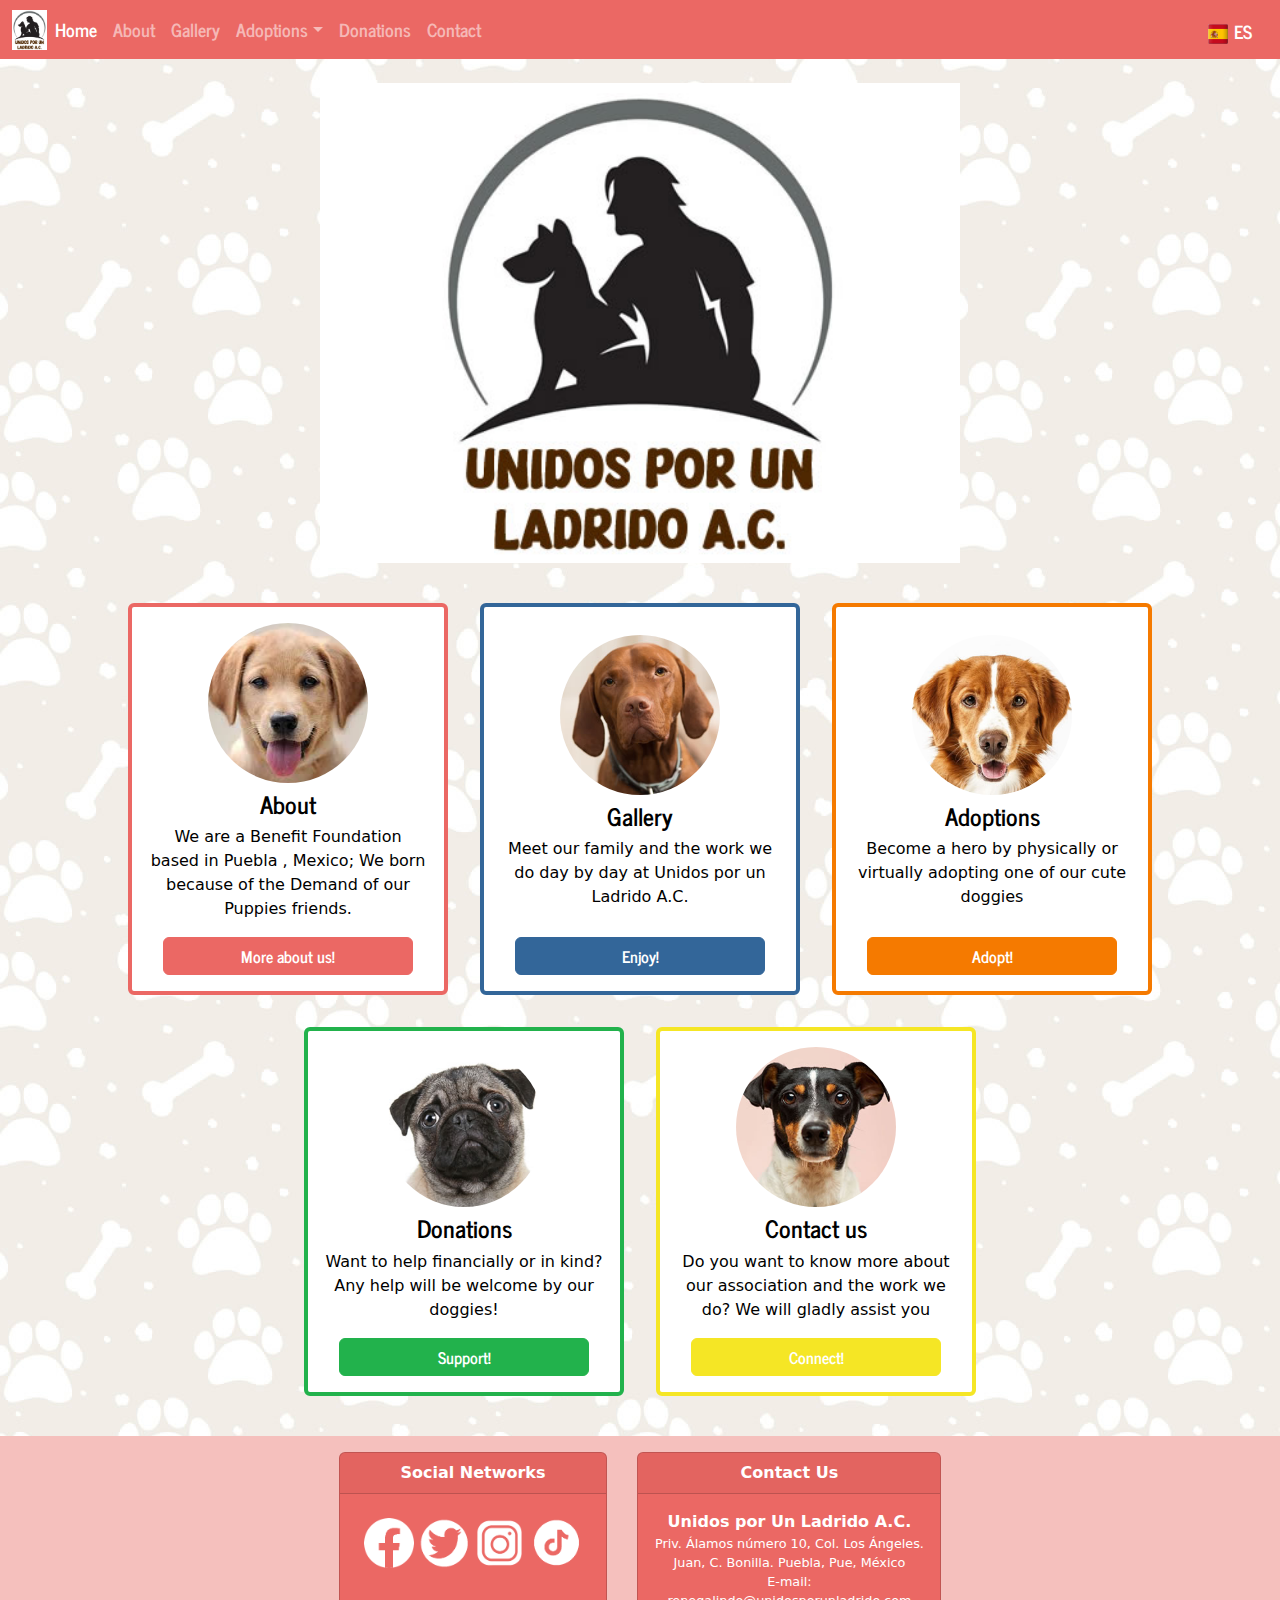
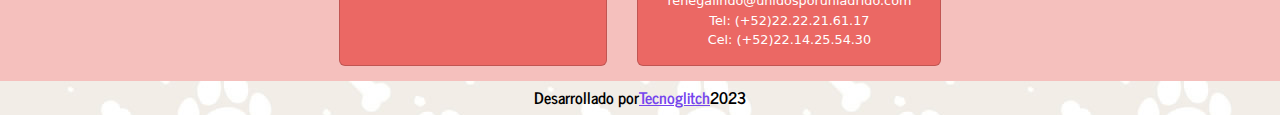
<file: home-en.html>
<!DOCTYPE html>
<html lang="en">

<head>
    <meta charset="UTF-8">
    <meta http-equiv="X-UA-Compatible" content="IE=edge">
    <meta name="viewport" content="width=device-width, initial-scale=1.0">
    <title>Unidos por un Ladrido A.C.</title>

    <link rel="stylesheet" href="./styles/_variables.scss">
    <link rel="stylesheet" href="./styles/_bootswatch.scss">
    <link rel="stylesheet" href="./styles/bootstrap.css">
    <link rel="stylesheet" href="./styles/bootstrap.min.css">
    <link rel="stylesheet" href="./styles/styles.css">
    <link rel="icon" type="image/jpg" href="/img/logos/favicon.jpg">
</head>

<body style="background-image: url(./img/bg.jpg)">

    <!-- NAVBAR -->
    <nav class="navbar navbar-expand-lg navbar-dark bg-primary">
        <div class="container-fluid">
            <img src="./img/logos/logo.fw.png" lass="me-auto bd-highlight" style="height: 40px" alt="Logotipo">
            <button class="navbar-toggler" type="button" data-bs-toggle="collapse" data-bs-target="#navbarColor01"
                aria-controls="navbarColor01" aria-expanded="false" aria-label="Toggle navigation">
                <span class="navbar-toggler-icon"></span>
            </button>
            <div class="collapse navbar-collapse" id="navbarColor01">
                <ul class="navbar-nav me-auto">
                    <li class="nav-item">
                        <a class="nav-link active" href="home-en.html">Home
                            <span class="visually-hidden">(current)</span>
                        </a>
                    </li>
                    <li class="nav-item">
                        <a class="nav-link" href="about.html">About</a>
                    </li>
                    <li class="nav-item">
                        <a class="nav-link" href="gallery.html">Gallery</a>
                    </li>
                    <li class="nav-item dropdown">
                        <a class="nav-link dropdown-toggle" data-bs-toggle="dropdown" href="#" role="button"
                            aria-haspopup="true" aria-expanded="false">Adoptions</a>
                        <div class="dropdown-menu">
                            <a class="dropdown-item" href="adoptions.html">Physical Adoption</a>
                            <a class="dropdown-item" href="adoptions.html">Virtual Adoption</a>
                        </div>
                    </li>
                    <li class="nav-item">
                        <a class="nav-link" href="donations.html">Donations</a>
                    </li>
                    <li class="nav-item">
                        <a class="nav-link" href="contact.html">Contact</a>
                    </li>
                </ul>
                <a class="navbar-brand" href="index.html"><img src="./img/logos/esbutton.png"
                        alt="spanish language button" style="height: 20px; margin-right: 6px;">ES</a>
            </div>
        </div>
    </nav>
    <!-- /NAVBAR -->

    <!-- CAROUSEL -->
    <div class="d-flex justify-content-center mt-4 mb-4">
        <div id="carouselExampleCaptions" class="carousel slide" data-bs-ride="true" style="width: 40em;">
            <!-- <div class="carousel-indicators">
        <button type="button" data-bs-target="#carouselExampleCaptions" data-bs-slide-to="0" class="active"
          aria-current="true" aria-label="Slide 1"></button>
        <button type="button" data-bs-target="#carouselExampleCaptions" data-bs-slide-to="1"
          aria-label="Slide 2"></button>
        <button type="button" data-bs-target="#carouselExampleCaptions" data-bs-slide-to="2"
          aria-label="Slide 3"></button>
        <button type="button" data-bs-target="#carouselExampleCaptions" data-bs-slide-to="3"
          aria-label="Slide 4"></button>
      </div> -->
            <div class="carousel-inner">
                <div class="carousel-item active">
                    <img src="./img/car0.jpg" class="d-block w-100" alt="main logo of the asociation">
                    <!-- <div class="carousel-caption d-none d-md-block">
            <h5 style="font-size: 2em">Nuestra Misión</h5>
            <p style="font-size: 1.5em">Estamos comprometidos con el bienestar animal.</p>
          </div> -->
                </div>
                <div class="carousel-item">
                    <a href="about.html"><img src="./img/car1.jpg" class="d-block w-100" alt="..."></a>
                    <div class="carousel-caption d-none d-md-block">
                        <h5 style="font-size: 2em">Our Mission</h5>
                        <p style="font-size: 1.5em">We are committed with animal wellness.</p>
                    </div>
                </div>
                <div class="carousel-item">
                    <a href="/donations.html"><img src="./img/car2.jpg" class="d-block w-100" alt="..."></a>
                    <div class="carousel-caption d-none d-md-block">
                        <h5 style="font-size: 2em">Make a donation</h5>
                        <p style="font-size: 1.5em">Help us save more doggies</p>
                    </div>
                </div>
                <div class="carousel-item">
                    <a href="/contact.html"><img src="./img/car3.jpg" class="d-block w-100" alt="..."></a>
                    <div class="carousel-caption d-none d-md-block">
                        <h5 style="font-size: 2em">Contact us</h5>
                        <p style="font-size: 1.5em">Have any questions or comments?</p>
                    </div>
                </div>
            </div>
            <button class="carousel-control-prev" type="button" data-bs-target="#carouselExampleCaptions"
                data-bs-slide="prev">
                <span class="carousel-control-prev-icon" aria-hidden="true"></span>
                <span class="visually-hidden">Previous</span>
            </button>
            <button class="carousel-control-next" type="button" data-bs-target="#carouselExampleCaptions"
                data-bs-slide="next">
                <span class="carousel-control-next-icon" aria-hidden="true"></span>
                <span class="visually-hidden">Next</span>
            </button>
        </div>
    </div>
    <!-- /CAROUSEL -->

    <!-- CARDS -->
    <div class="d-flex" style="width: 100%; justify-content: center; flex-wrap: wrap;">
        <div class="card border-primary mb-3" style="max-width: 20rem; margin: 1em; border: 4px solid">
            <div class="card-body d-flex justify-content-center flex-column">
                <img src="./img/logos/dog1.jpg" alt="dog face"
                    style="margin-bottom: .5em; height: 10em; border-radius: 50%; align-self: center;">
                <h4 class="card-title text-center">About</h4>
                <p class="card-text text-center">We are a Benefit Foundation based in Puebla , Mexico; We born because
                    of the Demand of our Puppies friends.</p>
            </div>
            <div class="text-center">
                <button type="button" class="btn btn-primary" style="width: 80%; margin: 0 1em 1em 1em;"
                    onclick="location.href='./about.html';">More about us!</button>
            </div>
        </div>
        <div class="card border-info mb-3" style="max-width: 20rem; margin: 1em; border: 4px solid">
            <div class="card-body d-flex justify-content-center flex-column">
                <img src="./img/logos/dog2.jpg" alt="dog face"
                    style="margin-bottom: .5em; height: 10em; border-radius: 50%; align-self: center;">
                <h4 class="card-title text-center">Gallery</h4>
                <p class="card-text text-center">Meet our family and the work we do day by day at Unidos por un Ladrido
                    A.C.</p>

            </div>
            <div class="text-center">
                <button type="button" class="btn btn-info" style="width: 80%; margin: 0 1em 1em 1em;"
                    onclick="location.href='./gallery.html';">Enjoy!</button>
            </div>
        </div>
        <div class="card border-danger mb-3" style="max-width: 20rem; margin: 1em; border: 4px solid">
            <div class="card-body d-flex justify-content-center flex-column">
                <img src="./img/logos/dog3.jpg" alt="dog face"
                    style="margin-bottom: .5em; height: 10em; border-radius: 50%; align-self: center;">
                <h4 class="card-title text-center">Adoptions</h4>
                <p class="card-text text-center">Become a hero by physically or virtually adopting one of our cute
                    doggies</p>
            </div>
            <div class="text-center">
                <button type="button" class="btn btn-danger" style="width: 80%; margin: 0 1em 1em 1em;"
                    onclick="location.href='./adoptions.html';">Adopt!</button>
            </div>
        </div>
    </div>

    <div class="d-flex" style="width: 100%; justify-content: center; flex-wrap: wrap;">
        <div class="card border-success mb-3" style="max-width: 20rem; margin: 1em; border: 4px solid">
            <div class="card-body d-flex justify-content-center flex-column">
                <img src="./img/logos/dog4.jpg" alt="dog face"
                    style="margin-bottom: .5em; height: 10em; border-radius: 50%; align-self: center;">
                <h4 class="card-title text-center">Donations</h4>
                <p class="card-text text-center">Want to help financially or in kind? Any help will be welcome by our
                    doggies!</p>
            </div>
            <div class="text-center">
                <button type="button" class="btn btn-success" style="width: 80%; margin: 0 1em 1em 1em;"
                    onclick="location.href='./donations.html';">Support!</button>
            </div>
        </div>
        <div class="card border-warning mb-3" style="max-width: 20rem; margin: 1em; border: 4px solid">
            <div class="card-body d-flex justify-content-center flex-column">
                <img src="./img/logos/dog5.jpg" alt="dog face"
                    style="margin-bottom: .5em; height: 10em; border-radius: 50%; align-self: center;">
                <h4 class="card-title text-center">Contact us</h4>
                <p class="card-text text-center">Do you want to know more about our association and the work we do? We
                    will gladly assist you</p>
            </div>
            <div class="text-center">
                <button type="button" class="btn btn-warning" style="width: 80%; margin: 0 1em 1em 1em;"
                    onclick="location.href='./contact.html';">Connect!</button>
            </div>
        </div>
    </div>
    <!-- /CARDS -->

    <!-- FOOTER -->
    <footer class="d-flex mt-4 justify-content-center"
        style="background-color: #f5c0bd; position: relative; bottom: 0; width: 100%; flex-wrap: wrap;">
        <div class="card text-white bg-primary mt-3" style="max-width: 20rem; margin: 15px;">
            <div class="card-header text-center" style="font-weight: bold; font-size: 1em;">Social Networks</div>
            <div class="card-body p-4">
                <a href="#"><img src="./img/logos/fb.fw.png" alt="logo de facebook" style="height: 50px;"></a>
                <a href="#"><img src="./img/logos/twitter.fw.png" alt="logo de facebook" style="height: 50px;"></a>
                <a href="#"><img src="./img/logos/ig.fw.png" alt="logo de facebook" style="height: 50px;"></a>
                <a href="#"><img src="./img/logos/tiktok.fw.png" alt="logo de facebook" style="height: 50px;"></a>
            </div>
        </div>
        <div class="card text-white bg-primary mt-3" style="max-width: 19rem; margin: 15px;">
            <div class="card-header text-center" style="font-weight: bold; font-size: 1em;">Contact Us</div>
            <div class="card-body p4">
                <p class="card-text fw-bolder fs-6 mb-0 text-center">Unidos por Un Ladrido A.C.</p>
                <p class="mb-0 text-center" style="font-size: .8em;">Priv. Álamos número 10, Col. Los Ángeles. Juan, C.
                    Bonilla. Puebla,
                    Pue, México</p>
                <p class="mb-0 text-center" style="font-size: .8em;">E-mail: renegalindo@unidosporunladrido.com</p>
                <p class="mb-0 text-center" style="font-size: .8em;">Tel: (+52)22.22.21.61.17</p>
                <p class="mb-0 text-center" style="font-size: .8em;">Cel: (+52)22.14.25.54.30</p>
            </div>
        </div>
    </footer>
    <h4 class="fs-6 d-flex m-2 justify-content-center">Desarrollado por   <a style="color: #7545ED" href="http://www.tecnoglitch.com.mx">Tecnoglitch</a>   2023</h4>

    <!-- /FOOTER -->


    <!-- SCRIPT -->
    <script src="https://cdn.jsdelivr.net/npm/bootstrap@5.2.3/dist/js/bootstrap.bundle.min.js"
        integrity="sha384-kenU1KFdBIe4zVF0s0G1M5b4hcpxyD9F7jL+jjXkk+Q2h455rYXK/7HAuoJl+0I4" crossorigin="anonymous">
        </script>
    <!-- /SCRIPT -->

</body>

</html>
</file>
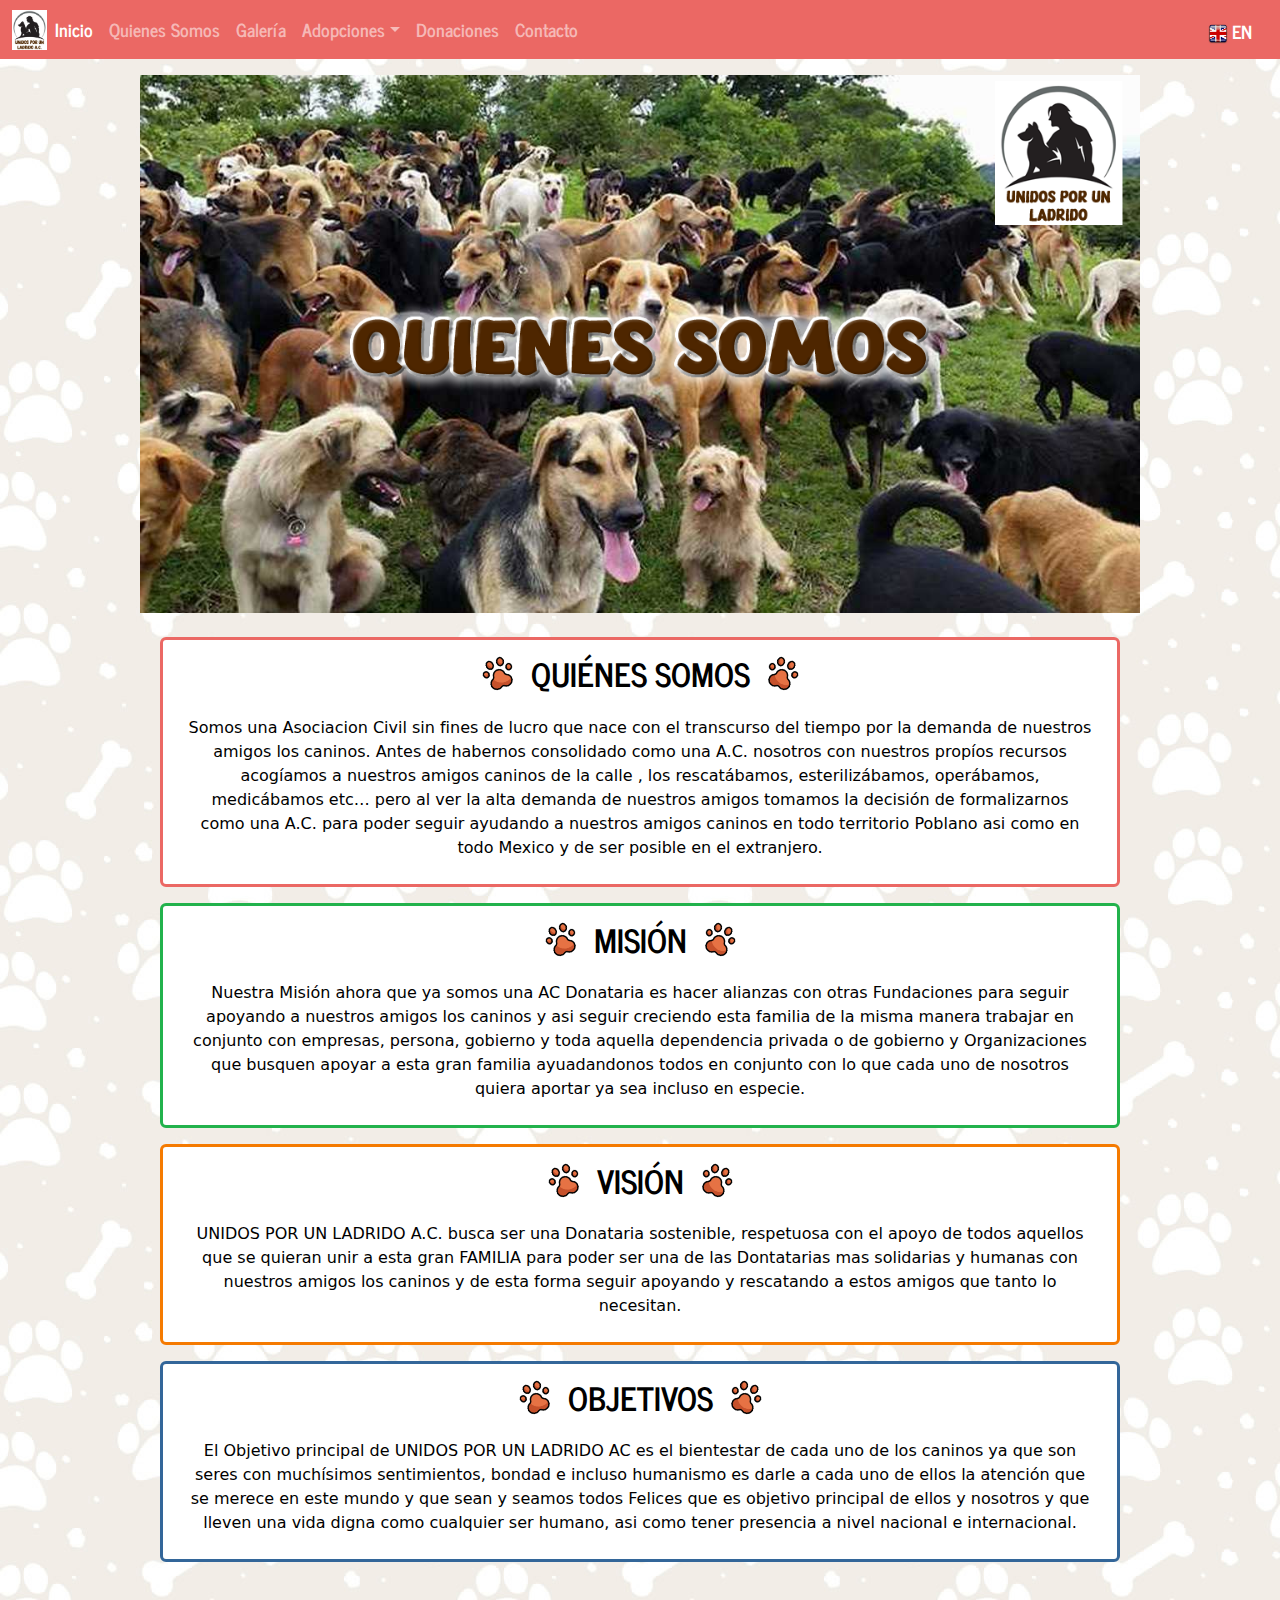
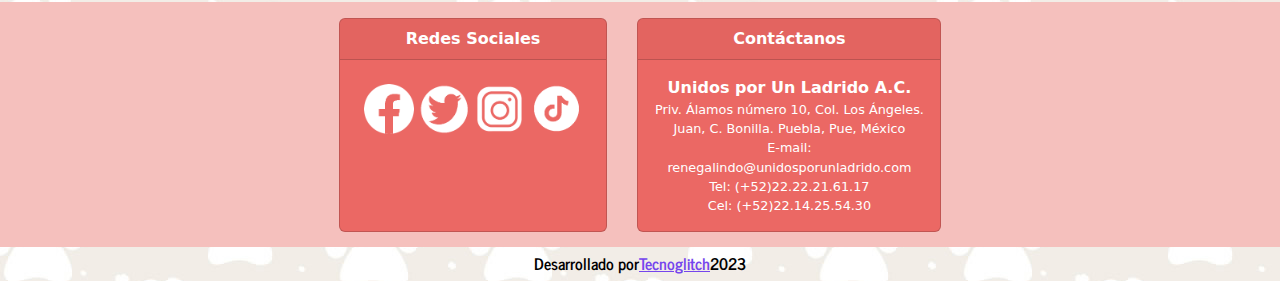
<file: quienessomos.html>
<!DOCTYPE html>
<html lang="es">

<head>
    <meta charset="UTF-8">
    <meta http-equiv="X-UA-Compatible" content="IE=edge">
    <meta name="viewport" content="width=device-width, initial-scale=1.0">
    <title>Quienes Somos | Unidos por un Ladrido</title>
    <link rel="stylesheet" href="./styles/_variables.scss">
    <link rel="stylesheet" href="./styles/_bootswatch.scss">
    <link rel="stylesheet" href="./styles/bootstrap.css">
    <link rel="stylesheet" href="./styles/bootstrap.min.css">
    <link rel="stylesheet" href="./styles/styles.css">
    <link rel="icon" type="image/jpg" href="/img/logos/favicon.jpg">
</head>

<body>
    <!-- NAVBAR -->
    <nav class="navbar navbar-expand-lg navbar-dark bg-primary mb-3">
        <div class="container-fluid">
            <img src="./img/logos/logo.fw.png" lass="me-auto bd-highlight" style="height: 40px" alt="Logotipo">
            <button class="navbar-toggler" type="button" data-bs-toggle="collapse" data-bs-target="#navbarColor01"
                aria-controls="navbarColor01" aria-expanded="false" aria-label="Toggle navigation">
                <span class="navbar-toggler-icon"></span>
            </button>
            <div class="collapse navbar-collapse" id="navbarColor01">
                <ul class="navbar-nav me-auto">
                    <li class="nav-item">
                        <a class="nav-link active" href="index.html">Inicio
                            <span class="visually-hidden">(current)</span>
                        </a>
                    </li>
                    <li class="nav-item">
                        <a class="nav-link" href="quienessomos.html">Quienes Somos</a>
                    </li>
                    <li class="nav-item">
                        <a class="nav-link" href="galeria.html">Galería</a>
                    </li>
                    <li class="nav-item dropdown">
                        <a class="nav-link dropdown-toggle" data-bs-toggle="dropdown" href="#" role="button"
                            aria-haspopup="true" aria-expanded="false">Adopciones</a>
                        <div class="dropdown-menu">
                            <a class="dropdown-item" href="adopciones.html">Adopción Física</a>
                            <a class="dropdown-item" href="adopciones.html">Adopción Virtual</a>
                        </div>
                    </li>
                    <li class="nav-item">
                        <a class="nav-link" href="donaciones.html">Donaciones</a>
                    </li>
                    <li class="nav-item">
                        <a class="nav-link" href="contacto.html">Contacto</a>
                    </li>
                </ul>
                <a class="navbar-brand" href="about.html"><img src="./img/logos/engbutton.png" alt="english language button"
                        style="height: 20px; margin-right: 4px;">EN</a>
            </div>
        </div>
    </nav>
    <!-- /NAVBAR -->

    <!-- PORTADA -->
    <div class="d-flex justify-content-center mt-2 mb-4">
        <img src="./img/quienessomosbaner.fw.png" alt="quienes somos banner" class="w-100"
            style="align-self: center; display: block; max-width: 1000px;">
    </div>
    <!-- /PORTADA -->

    <!-- MISION -->
    <div class="text-center w-100 mt-4"
        style="display: flex; justify-content: center; flex-direction: column; align-items: center;">

        <div class="card border-primary mb-3 w-75" style="border: 3px solid">
            <div class="card-body">
                <h4 class="card-title fs-2 mb-3 d-flex flex-row justify-content-center"><img src="./img/logos/paw.png"
                        alt="paw" class="pawl">QUIÉNES SOMOS<img src="./img/logos/paw.png" alt="paw" class="pawr"></h4>
                <p class="card-text p-2">Somos una Asociacion Civil sin fines de lucro que nace con el transcurso
                    del tiempo
                    por la demanda de nuestros amigos los caninos. Antes de habernos consolidado como una A.C. nosotros
                    con nuestros propíos recursos acogíamos a nuestros amigos caninos de la calle , los rescatábamos,
                    esterilizábamos, operábamos, medicábamos etc… pero al ver la alta demanda de nuestros amigos tomamos
                    la decisión de formalizarnos como una A.C. para poder seguir ayudando a nuestros amigos caninos en
                    todo territorio Poblano asi como en todo Mexico y de ser posible en el extranjero.</p>
            </div>
        </div>
        <div class="card border-success mb-3 w-75" style="border: 3px solid">
            <div class="card-body">
                <h4 class="card-title fs-2 mb-3 d-flex flex-row justify-content-center"><img src="./img/logos/paw.png"
                        alt="paw" class="pawl">MISIÓN<img src="./img/logos/paw.png" alt="paw" class="pawr"></h4>
                <p class="card-text p-2">Nuestra Misión ahora que ya somos una AC Donataria es hacer alianzas con
                    otras
                    Fundaciones para seguir apoyando a nuestros amigos los caninos y asi seguir creciendo esta familia
                    de la misma manera trabajar en conjunto con empresas, persona, gobierno y toda aquella dependencia
                    privada o de gobierno y Organizaciones que busquen apoyar a esta gran familia ayuadandonos todos en
                    conjunto con lo que cada uno de nosotros quiera aportar ya sea incluso en especie.</p>
            </div>
        </div>
        <div class="card border-danger mb-3 w-75" style="border: 3px solid">
            <div class="card-body">
                <h4 class="card-title fs-2 mb-3 d-flex flex-row justify-content-center"><img src="./img/logos/paw.png"
                        alt="paw" class="pawl">VISIÓN<img src="./img/logos/paw.png" alt="paw" class="pawr"></h4>
                <p class="card-text p-2">UNIDOS POR UN LADRIDO A.C. busca ser una Donataria sostenible, respetuosa
                    con el
                    apoyo de todos aquellos que se quieran unir a esta gran FAMILIA para poder ser una de las
                    Dontatarias mas solidarias y humanas con nuestros amigos los caninos y de esta forma seguir apoyando
                    y rescatando a estos amigos que tanto lo necesitan.</p>
            </div>
        </div>
        <div class="card border-info mb-3 w-75" style="border: 3px solid">
            <div class="card-body">
                <h4 class="card-title fs-2 mb-3 d-flex flex-row justify-content-center"><img src="./img/logos/paw.png"
                        alt="paw" class="pawl">OBJETIVOS<img src="./img/logos/paw.png" alt="paw" class="pawr"></h4>
                <p class="card-text p-2">El Objetivo principal de UNIDOS POR UN LADRIDO AC es el bientestar de cada
                    uno de
                    los caninos ya que son seres con muchísimos sentimientos, bondad e incluso humanismo es darle a cada
                    uno de ellos la atención que se merece en este mundo y que sean y seamos todos Felices que es
                    objetivo principal de ellos y nosotros y que lleven una vida digna como cualquier ser humano, asi
                    como tener presencia a nivel nacional e internacional.</p>
            </div>
        </div>

    </div>
    <!-- /MISION -->

    <!-- FOOTER -->
    <footer class="d-flex mt-4 justify-content-center"
        style="background-color: #f5c0bd; position: relative; bottom: 0; width: 100%; flex-wrap: wrap;">
        <div class="card text-white bg-primary mt-3" style="max-width: 20rem; margin: 15px;">
            <div class="card-header text-center" style="font-weight: bold; font-size: 1em;">Redes Sociales</div>
            <div class="card-body p-4">
                <a href="#"><img src="./img/logos/fb.fw.png" alt="logo de facebook" style="height: 50px;"></a>
                <a href="#"><img src="./img/logos/twitter.fw.png" alt="logo de facebook" style="height: 50px;"></a>
                <a href="#"><img src="./img/logos/ig.fw.png" alt="logo de facebook" style="height: 50px;"></a>
                <a href="#"><img src="./img/logos/tiktok.fw.png" alt="logo de facebook" style="height: 50px;"></a>
            </div>
        </div>
        <div class="card text-white bg-primary mt-3" style="max-width: 19rem; margin: 15px;">
            <div class="card-header text-center" style="font-weight: bold; font-size: 1em;">Contáctanos</div>
            <div class="card-body p4">
                <p class="card-text fw-bolder fs-6 mb-0 text-center">Unidos por Un Ladrido A.C.</p>
                <p class="mb-0 text-center" style="font-size: .8em;">Priv. Álamos número 10, Col. Los Ángeles. Juan, C.
                    Bonilla. Puebla,
                    Pue, México</p>
                <p class="mb-0 text-center" style="font-size: .8em;">E-mail: renegalindo@unidosporunladrido.com</p>
                <p class="mb-0 text-center" style="font-size: .8em;">Tel: (+52)22.22.21.61.17</p>
                <p class="mb-0 text-center" style="font-size: .8em;">Cel: (+52)22.14.25.54.30</p>
            </div>
        </div>
    </footer>
    <h4 class="fs-6 d-flex m-2 justify-content-center">Desarrollado por   <a style="color: #7545ED" style="color: #7545ED" href="http://www.tecnoglitch.com.mx">Tecnoglitch</a>   2023</h4>

    <!-- /FOOTER -->

    <!-- SCRIPT -->
    <script src="https://cdn.jsdelivr.net/npm/bootstrap@5.2.3/dist/js/bootstrap.bundle.min.js"
        integrity="sha384-kenU1KFdBIe4zVF0s0G1M5b4hcpxyD9F7jL+jjXkk+Q2h455rYXK/7HAuoJl+0I4" crossorigin="anonymous">
        </script>
    <!-- /SCRIPT -->

</body>

</html>
</file>
<file: styles/styles.css>
* {
    margin: 1000;
    padding: 0;
    list-style: none;
    text-decoration: none;
    border: none;
    outline: none;
}

body {
    color: black;
    background-color: black;
    background-image: url("../img/bg.jpg");
}

.pawl {
    height: 35px;
    margin-right: 15px;
    -webkit-transform: rotate(-20deg);
    -moz-transform: rotate(-20deg);
    -ms-transform: rotate(-20deg);
    -o-transform: rotate(-20deg);
    transform: rotate(-20deg);
}

.pawr {
    height: 35px;
    margin-left: 15px;
    -webkit-transform: rotate(20deg);
    -moz-transform: rotate(20deg);
    -ms-transform: rotate(20deg);
    -o-transform: rotate(20deg);
    transform: rotate(20deg);
}
</file>
